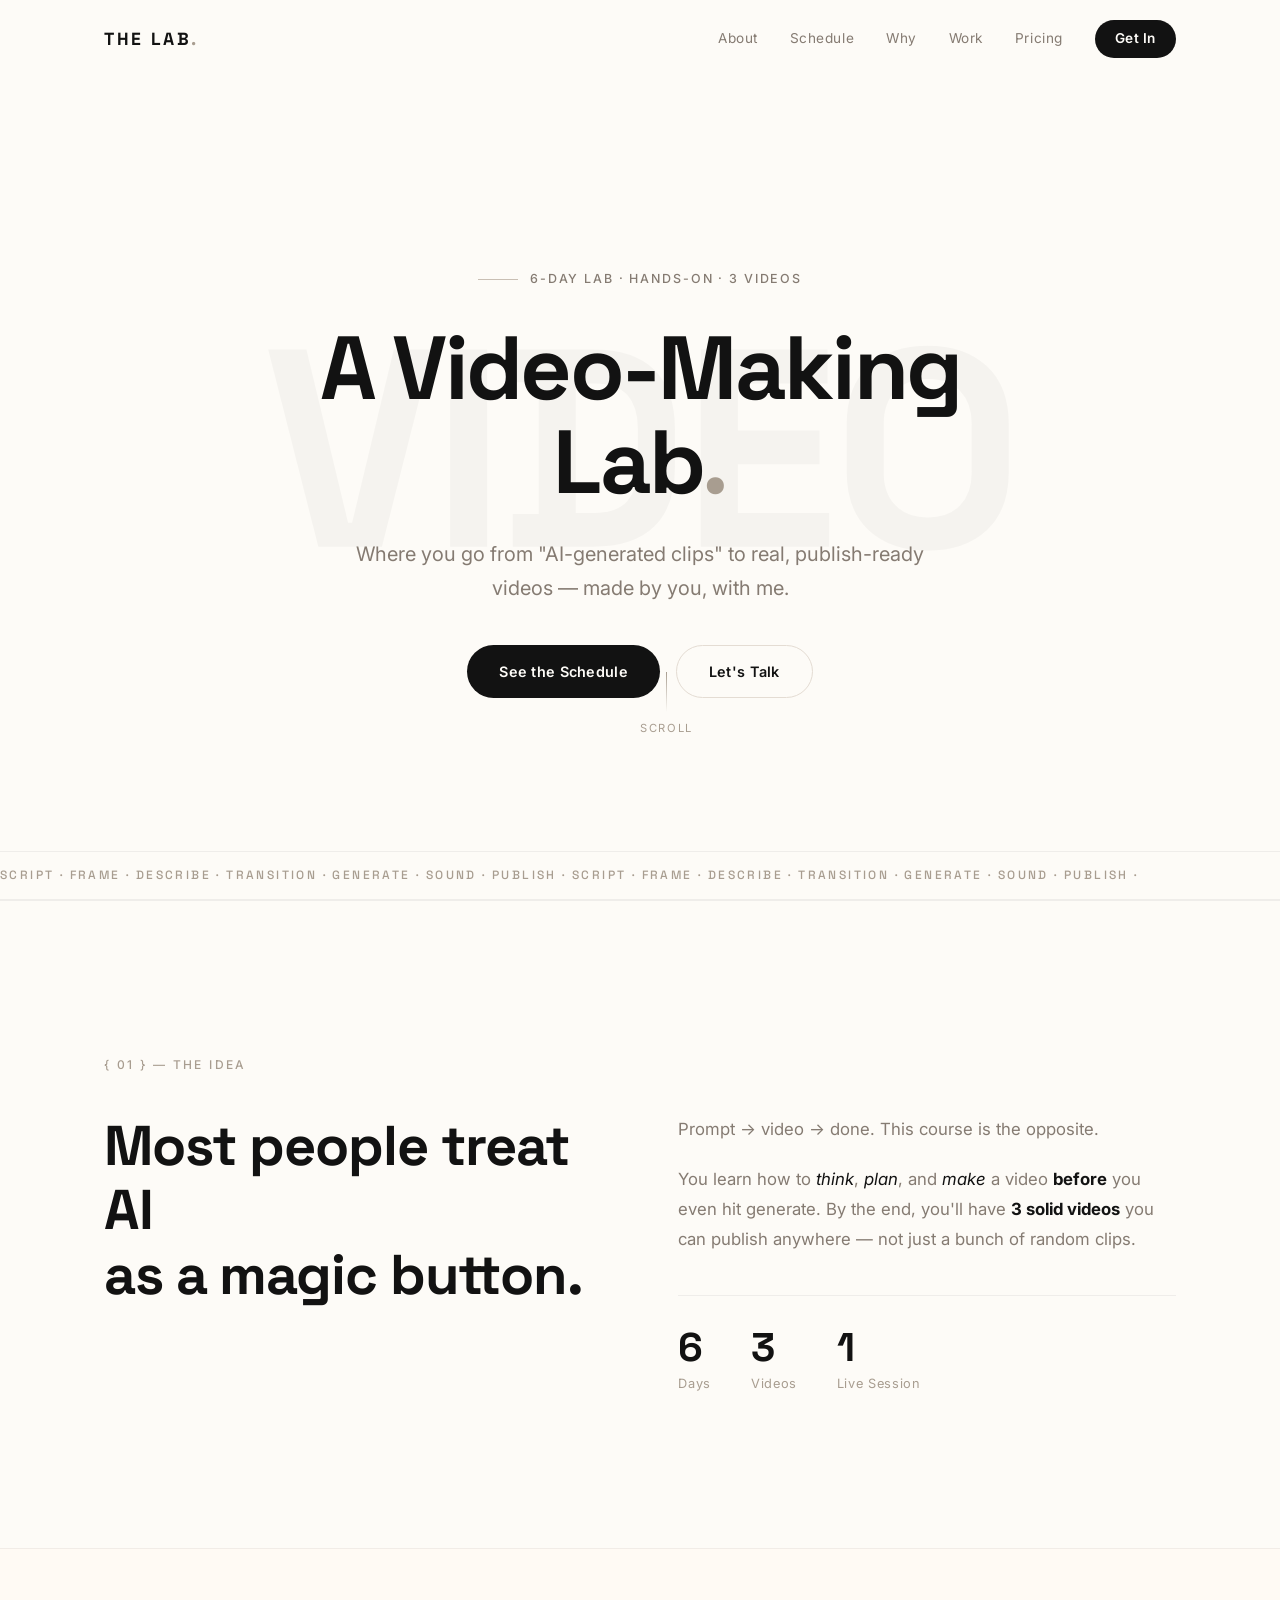
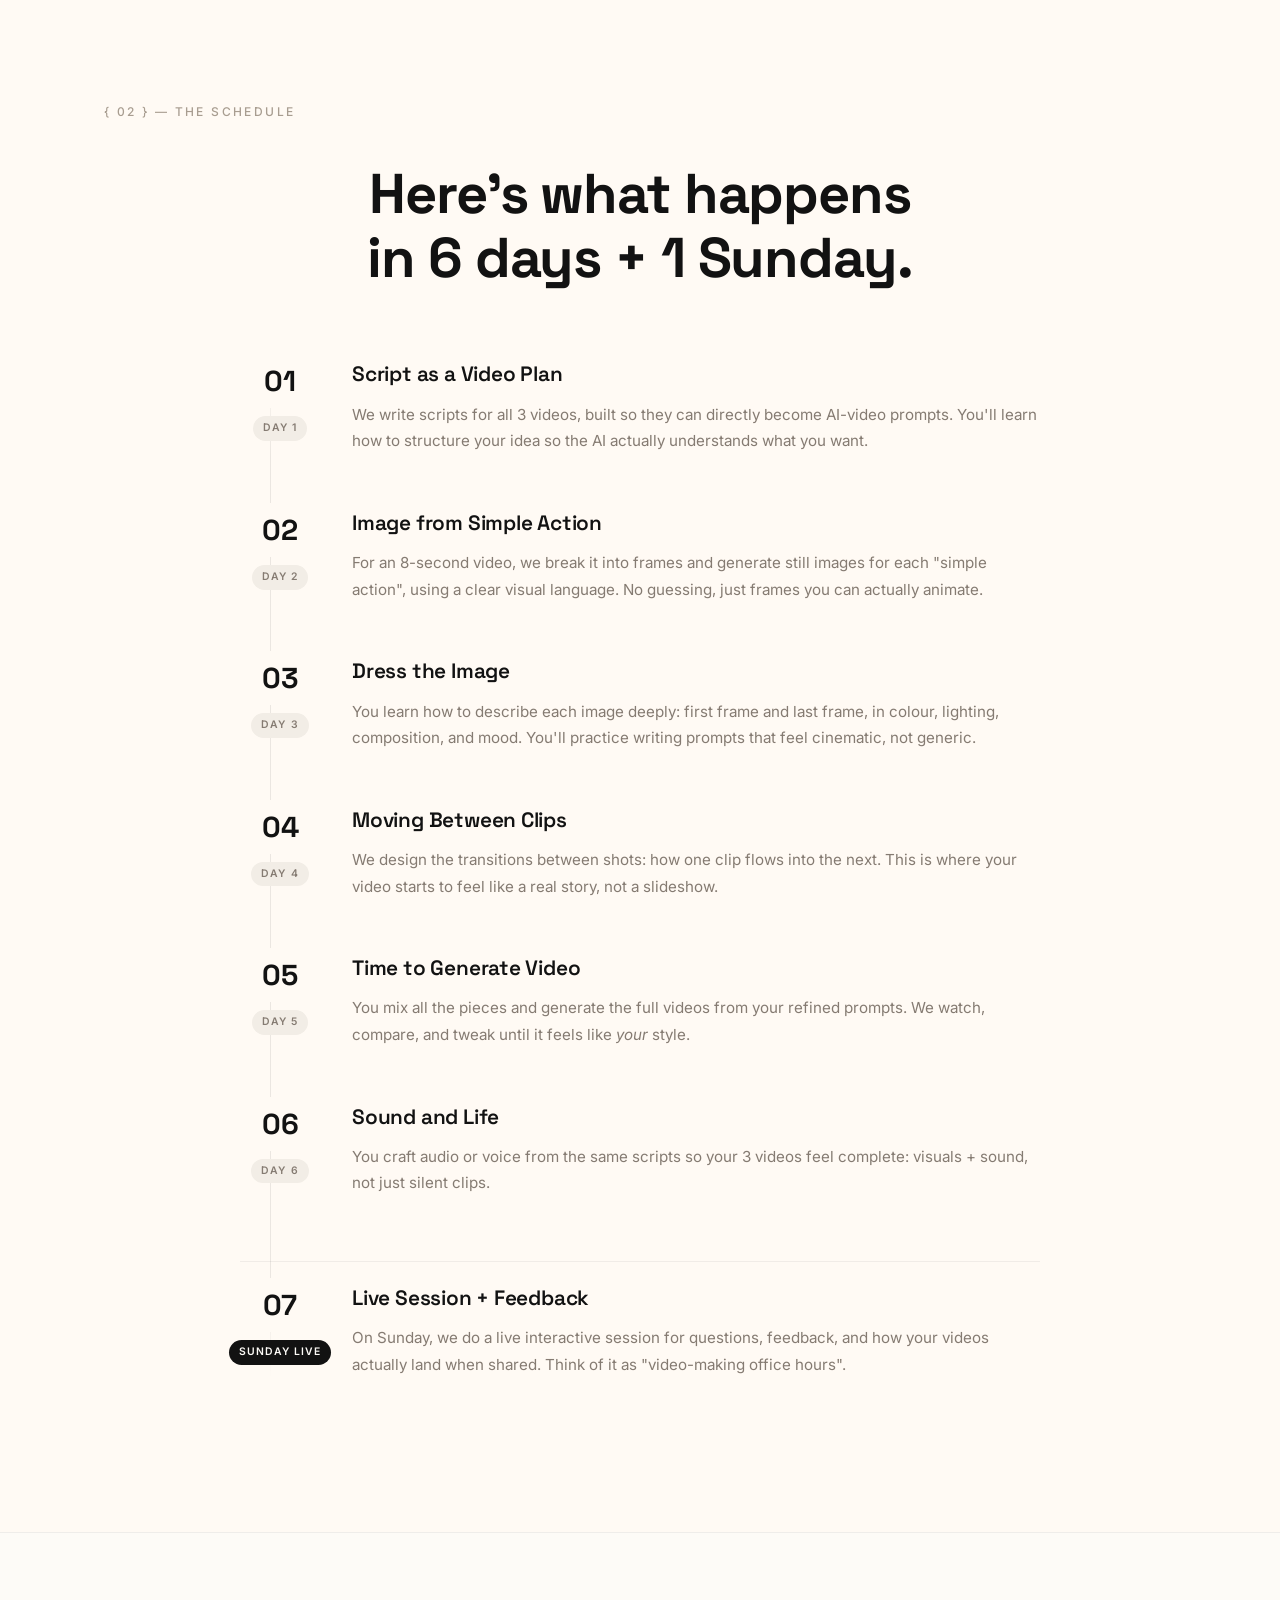
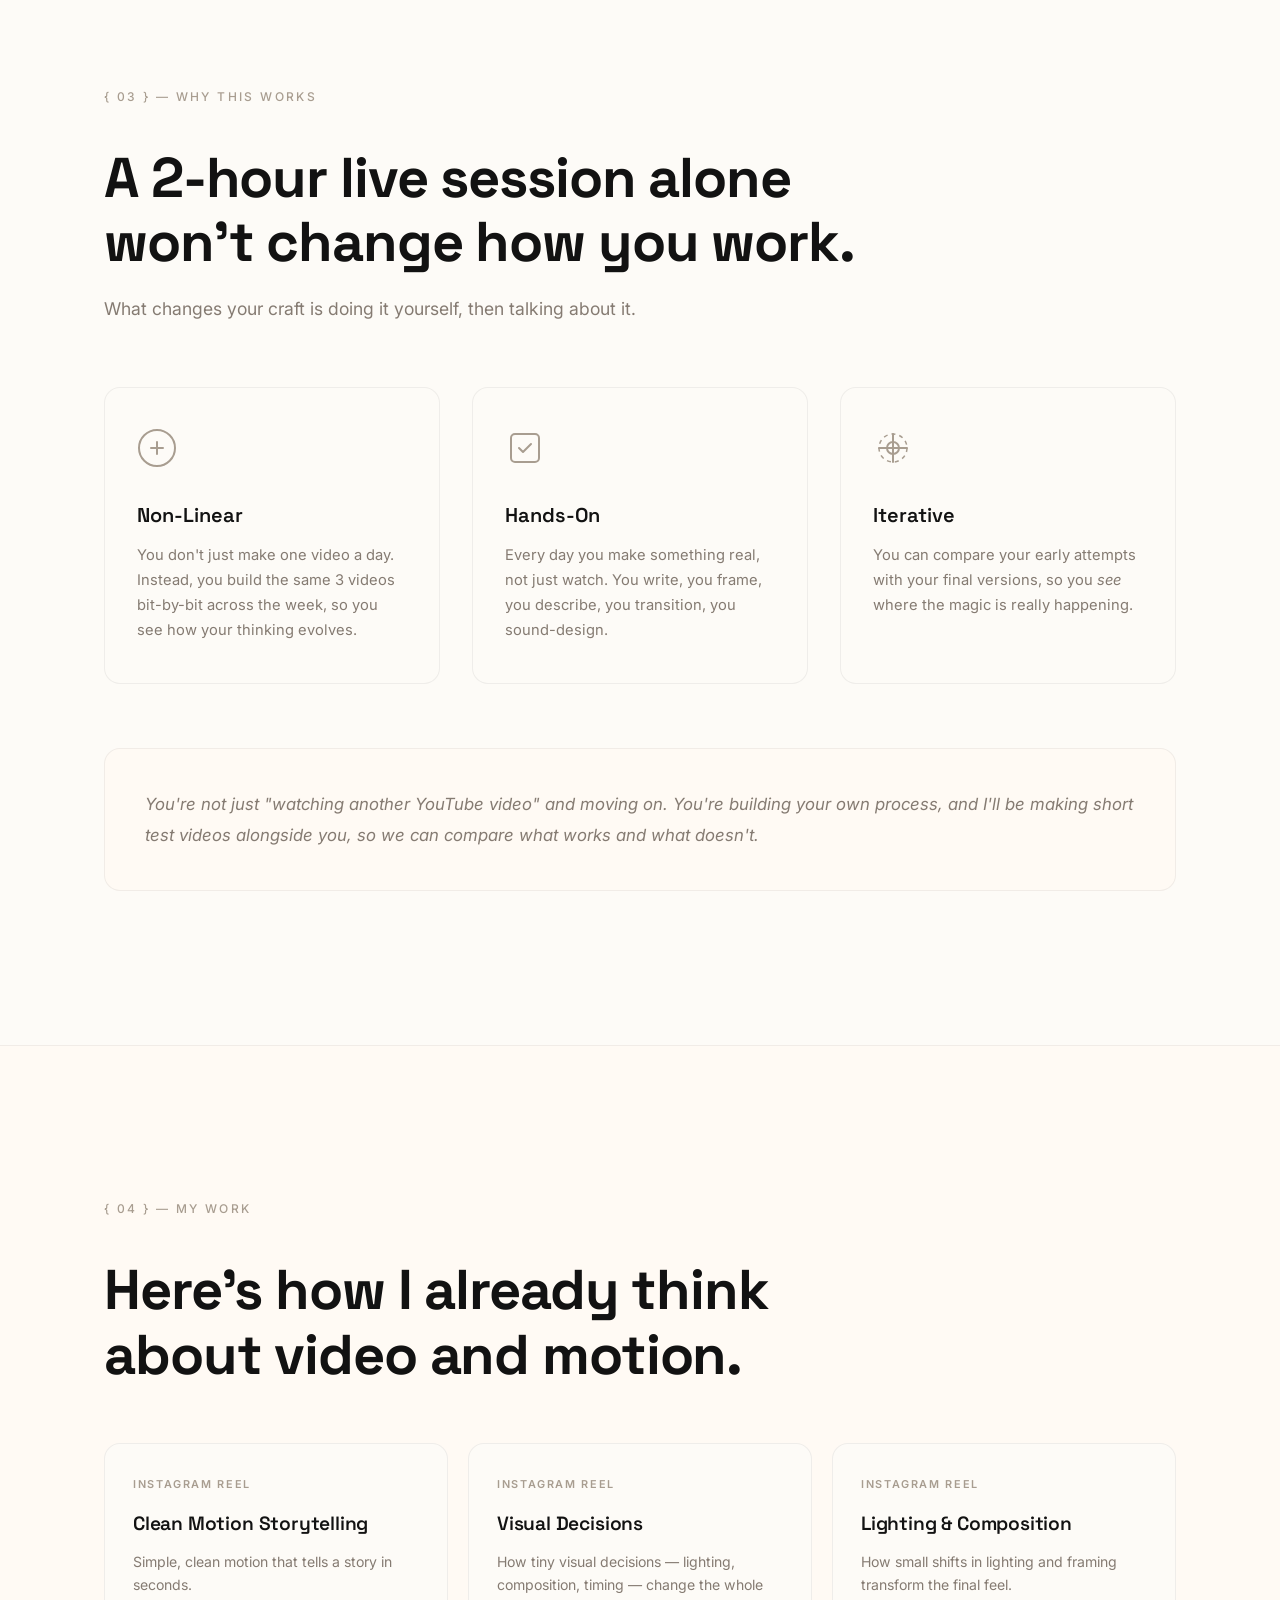
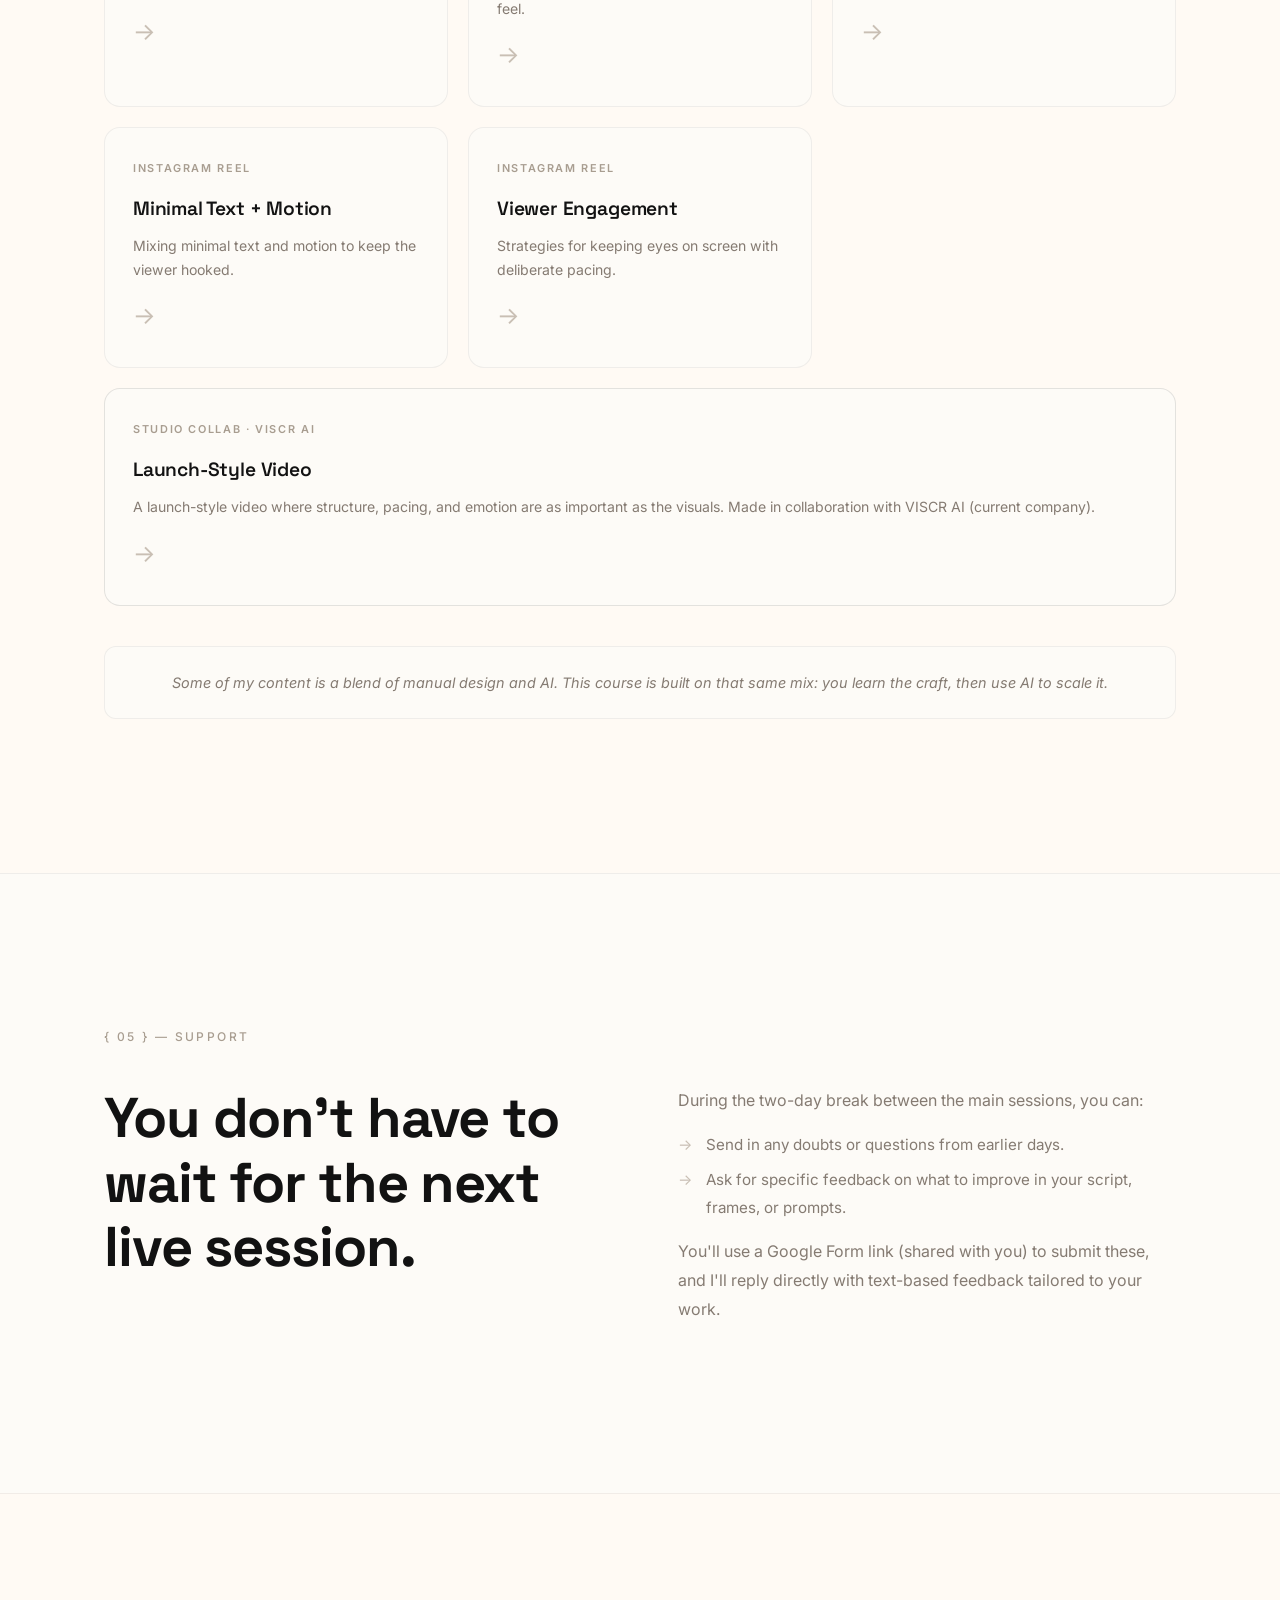
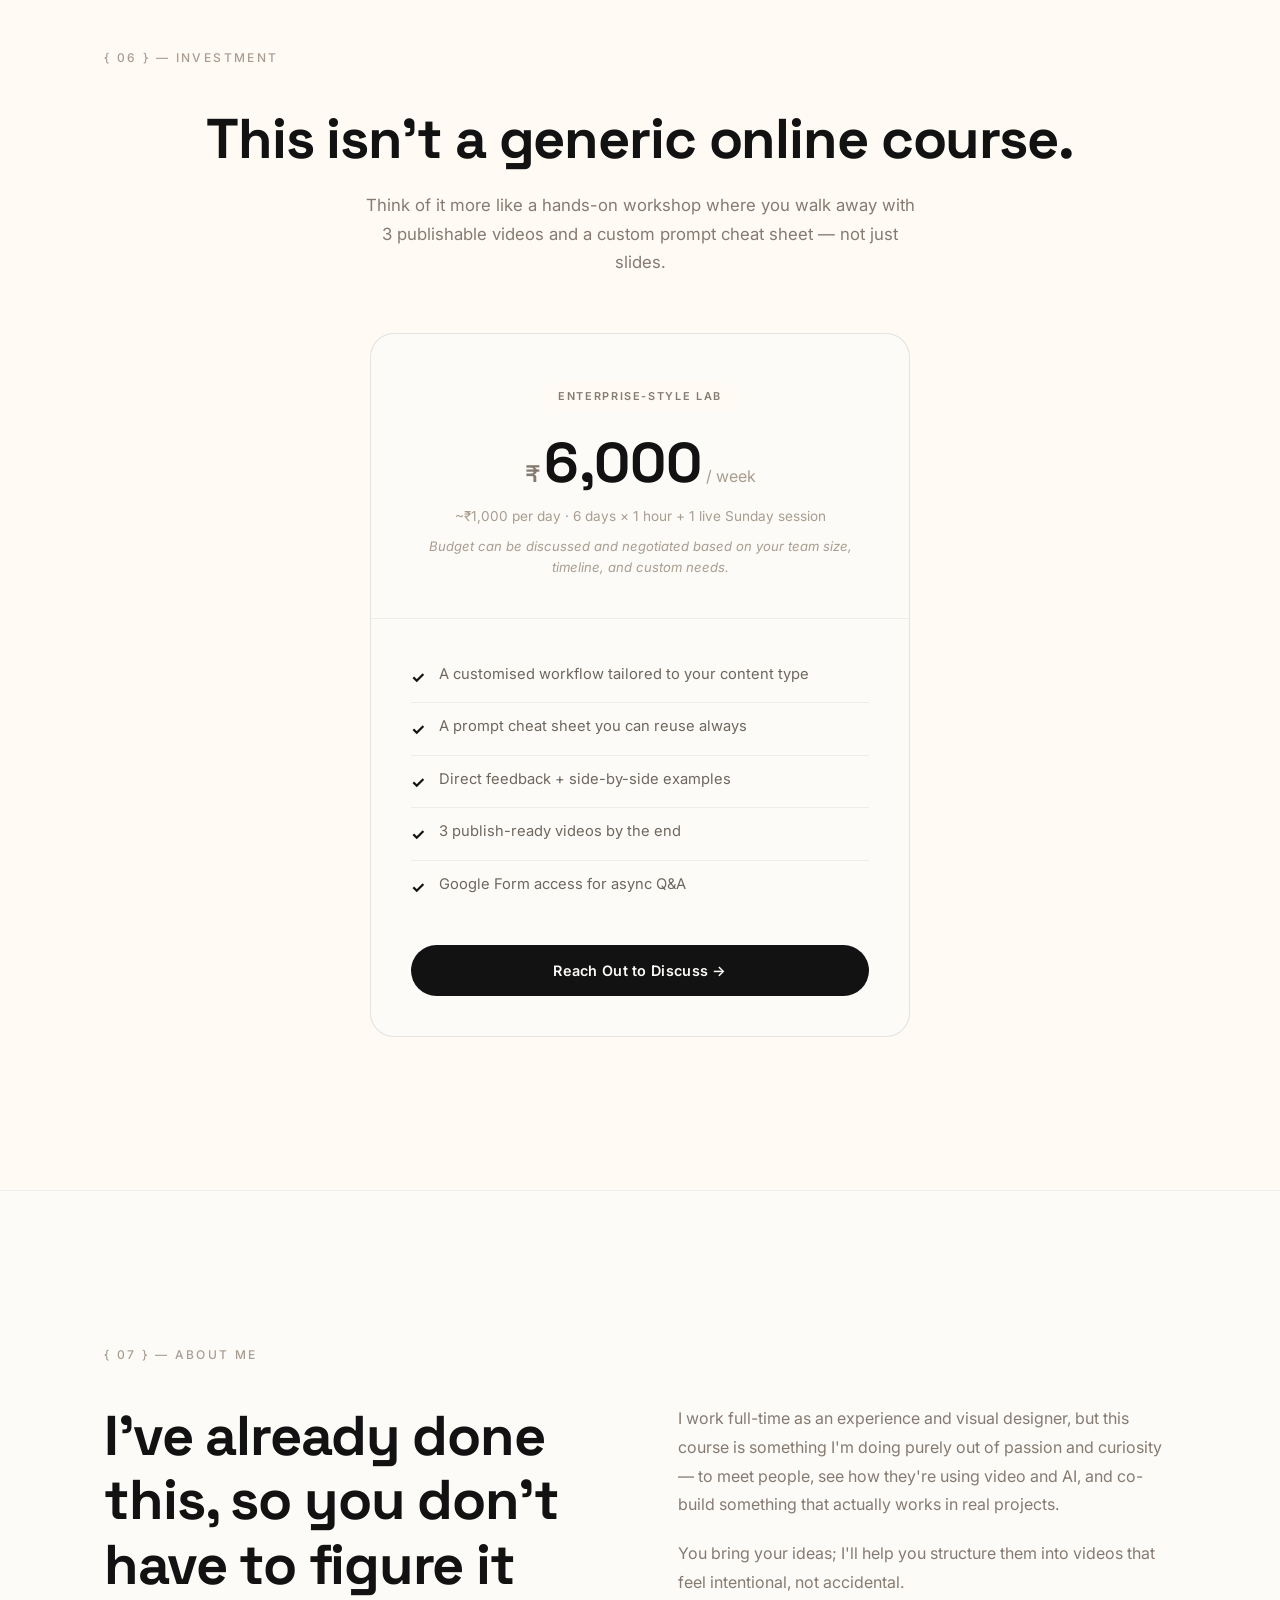
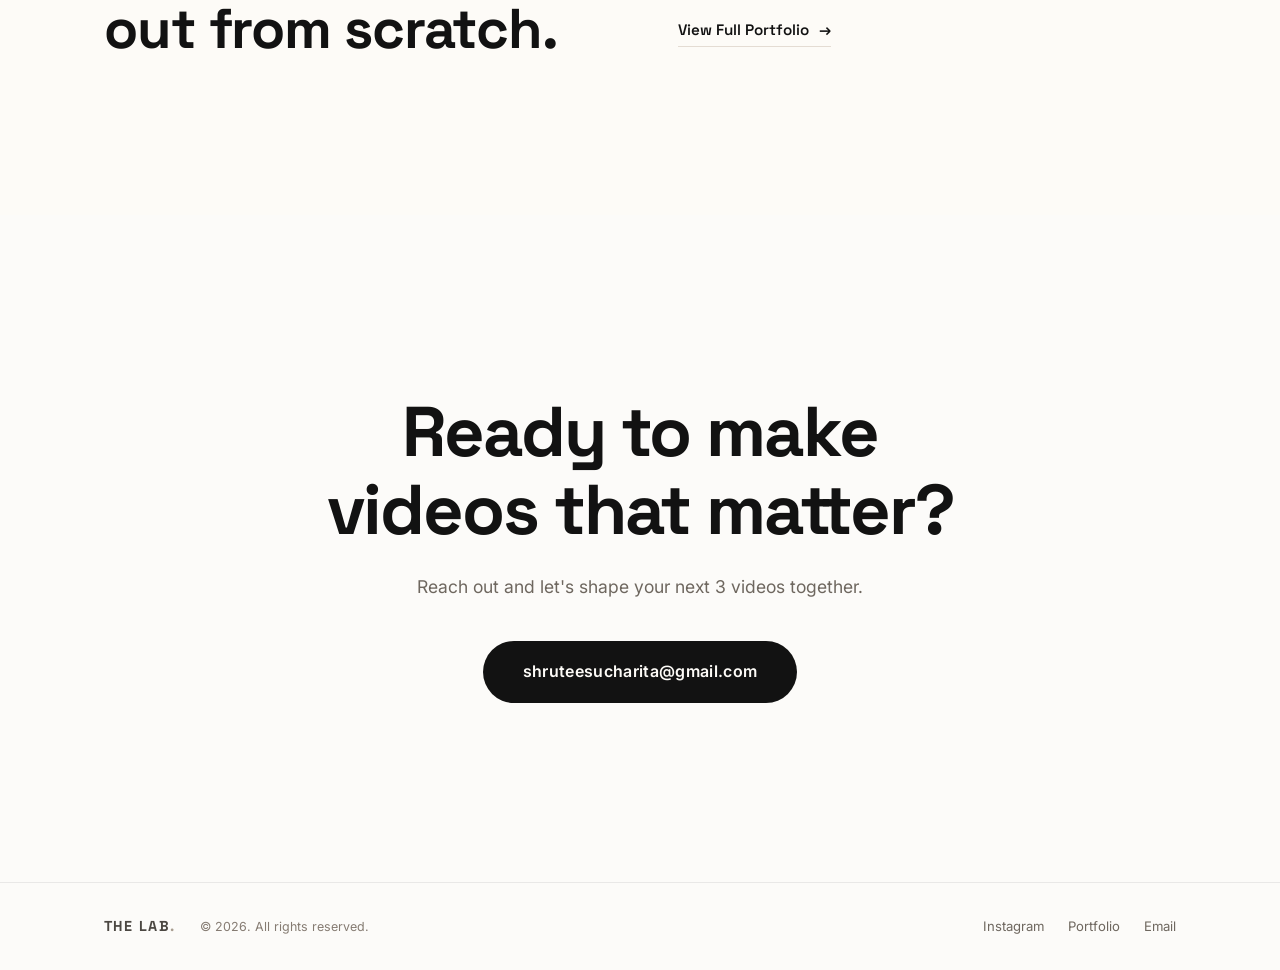
<file: index.html>
<!DOCTYPE html>
<html lang="en">
<head>
  <meta charset="UTF-8" />
  <meta name="viewport" content="width=device-width, initial-scale=1.0" />
  <title>6-Day Video-Making Lab — From AI Clips to Real Videos</title>
  <meta name="description" content="A 6-day hands-on video-making lab where you go from AI-generated clips to real, publish-ready videos. Learn scripting, framing, prompting, and sound design." />
  <meta name="keywords" content="AI video making, video course, prompt engineering, video editing, AI video lab" />
  <meta property="og:title" content="6-Day Video-Making Lab" />
  <meta property="og:description" content="Go from AI-generated clips to real, publish-ready videos — made by you, with me." />
  <meta property="og:type" content="website" />

  <link rel="preconnect" href="https://fonts.googleapis.com" />
  <link rel="preconnect" href="https://fonts.gstatic.com" crossorigin />
  <link href="https://fonts.googleapis.com/css2?family=Inter:wght@300;400;500;600;700;800;900&family=Space+Grotesk:wght@300;400;500;600;700&display=swap" rel="stylesheet" />

  <link rel="stylesheet" href="style.css" />
</head>
<body>
  <!-- Cursor follower -->
  <div class="cursor-glow" id="cursorGlow"></div>

  <!-- Navigation -->
  <nav class="nav" id="nav">
    <div class="nav-inner">
      <a href="#hero" class="nav-logo">THE LAB<span class="dot">.</span></a>
      <div class="nav-links" id="navLinks">
        <a href="#about" class="nav-link">About</a>
        <a href="#schedule" class="nav-link">Schedule</a>
        <a href="#why" class="nav-link">Why</a>
        <a href="#work" class="nav-link">Work</a>
        <a href="#pricing" class="nav-link">Pricing</a>
        <a href="#contact" class="nav-link nav-link--cta">Get In</a>
      </div>
      <button class="nav-toggle" id="navToggle" aria-label="Toggle menu">
        <span></span><span></span><span></span>
      </button>
    </div>
  </nav>

  <!-- HERO -->
  <section class="hero" id="hero">
    <div class="hero-bg-text" aria-hidden="true">VIDEO</div>
    <div class="hero-content">
      <div class="hero-label">
        <span class="hero-label-line"></span>
        <span>6-Day Lab &middot; Hands-On &middot; 3 Videos</span>
      </div>
      <h1 class="hero-title">
        <span class="hero-title-line" data-reveal>A Video-Making</span>
        <span class="hero-title-line" data-reveal>Lab<span class="dot">.</span></span>
      </h1>
      <p class="hero-sub" data-reveal>
        Where you go from "AI-generated clips" to real, publish-ready videos — made by you, with me.
      </p>
      <div class="hero-cta-row" data-reveal>
        <a href="#schedule" class="btn btn-primary">See the Schedule</a>
        <a href="#contact" class="btn btn-outline">Let's Talk</a>
      </div>
      <div class="hero-scroll-hint" data-reveal>
        <div class="scroll-line"></div>
        <span>Scroll</span>
      </div>
    </div>
    <div class="hero-marquee" aria-hidden="true">
      <div class="marquee-track">
        <span>SCRIPT &middot; FRAME &middot; DESCRIBE &middot; TRANSITION &middot; GENERATE &middot; SOUND &middot; PUBLISH &middot;&nbsp;</span>
        <span>SCRIPT &middot; FRAME &middot; DESCRIBE &middot; TRANSITION &middot; GENERATE &middot; SOUND &middot; PUBLISH &middot;&nbsp;</span>
      </div>
    </div>
  </section>

  <!-- ABOUT / IDEA -->
  <section class="section section--about" id="about">
    <div class="container">
      <div class="section-label" data-reveal>{ 01 } — THE IDEA</div>
      <div class="about-grid">
        <div class="about-left" data-reveal>
          <h2 class="section-heading">
            Most people treat AI<br/>as a magic button.
          </h2>
        </div>
        <div class="about-right" data-reveal>
          <p class="about-text">
            Prompt → video → done. This course is the opposite.
          </p>
          <p class="about-text">
            You learn how to <em>think</em>, <em>plan</em>, and <em>make</em> a video <strong>before</strong> you even hit generate. By the end, you'll have <strong>3 solid videos</strong> you can publish anywhere — not just a bunch of random clips.
          </p>
          <div class="about-stats">
            <div class="stat">
              <span class="stat-number">6</span>
              <span class="stat-label">Days</span>
            </div>
            <div class="stat">
              <span class="stat-number">3</span>
              <span class="stat-label">Videos</span>
            </div>
            <div class="stat">
              <span class="stat-number">1</span>
              <span class="stat-label">Live Session</span>
            </div>
          </div>
        </div>
      </div>
    </div>
  </section>

  <!-- SCHEDULE -->
  <section class="section section--schedule" id="schedule">
    <div class="container">
      <div class="section-label" data-reveal>{ 02 } — THE SCHEDULE</div>
      <h2 class="section-heading section-heading--center" data-reveal>
        Here's what happens<br/>in 6 days + 1 Sunday.
      </h2>

      <div class="timeline">
        <!-- Day 1 -->
        <div class="timeline-item" data-reveal>
          <div class="timeline-day">
            <span class="timeline-number">01</span>
            <span class="timeline-badge">Day 1</span>
          </div>
          <div class="timeline-content">
            <h3 class="timeline-title">Script as a Video Plan</h3>
            <p>We write scripts for all 3 videos, built so they can directly become AI-video prompts. You'll learn how to structure your idea so the AI actually understands what you want.</p>
          </div>
        </div>

        <!-- Day 2 -->
        <div class="timeline-item" data-reveal>
          <div class="timeline-day">
            <span class="timeline-number">02</span>
            <span class="timeline-badge">Day 2</span>
          </div>
          <div class="timeline-content">
            <h3 class="timeline-title">Image from Simple Action</h3>
            <p>For an 8-second video, we break it into frames and generate still images for each "simple action", using a clear visual language. No guessing, just frames you can actually animate.</p>
          </div>
        </div>

        <!-- Day 3 -->
        <div class="timeline-item" data-reveal>
          <div class="timeline-day">
            <span class="timeline-number">03</span>
            <span class="timeline-badge">Day 3</span>
          </div>
          <div class="timeline-content">
            <h3 class="timeline-title">Dress the Image</h3>
            <p>You learn how to describe each image deeply: first frame and last frame, in colour, lighting, composition, and mood. You'll practice writing prompts that feel cinematic, not generic.</p>
          </div>
        </div>

        <!-- Day 4 -->
        <div class="timeline-item" data-reveal>
          <div class="timeline-day">
            <span class="timeline-number">04</span>
            <span class="timeline-badge">Day 4</span>
          </div>
          <div class="timeline-content">
            <h3 class="timeline-title">Moving Between Clips</h3>
            <p>We design the transitions between shots: how one clip flows into the next. This is where your video starts to feel like a real story, not a slideshow.</p>
          </div>
        </div>

        <!-- Day 5 -->
        <div class="timeline-item" data-reveal>
          <div class="timeline-day">
            <span class="timeline-number">05</span>
            <span class="timeline-badge">Day 5</span>
          </div>
          <div class="timeline-content">
            <h3 class="timeline-title">Time to Generate Video</h3>
            <p>You mix all the pieces and generate the full videos from your refined prompts. We watch, compare, and tweak until it feels like <em>your</em> style.</p>
          </div>
        </div>

        <!-- Day 6 -->
        <div class="timeline-item" data-reveal>
          <div class="timeline-day">
            <span class="timeline-number">06</span>
            <span class="timeline-badge">Day 6</span>
          </div>
          <div class="timeline-content">
            <h3 class="timeline-title">Sound and Life</h3>
            <p>You craft audio or voice from the same scripts so your 3 videos feel complete: visuals + sound, not just silent clips.</p>
          </div>
        </div>

        <!-- Day 7 -->
        <div class="timeline-item timeline-item--special" data-reveal>
          <div class="timeline-day">
            <span class="timeline-number">07</span>
            <span class="timeline-badge timeline-badge--live">Sunday Live</span>
          </div>
          <div class="timeline-content">
            <h3 class="timeline-title">Live Session + Feedback</h3>
            <p>On Sunday, we do a live interactive session for questions, feedback, and how your videos actually land when shared. Think of it as "video-making office hours".</p>
          </div>
        </div>
      </div>
    </div>
  </section>

  <!-- WHY THIS STRUCTURE -->
  <section class="section section--why" id="why">
    <div class="container">
      <div class="section-label" data-reveal>{ 03 } — WHY THIS WORKS</div>
      <h2 class="section-heading" data-reveal>
        A 2-hour live session alone<br/>won't change how you work.
      </h2>
      <p class="why-sub" data-reveal>What changes your craft is doing it yourself, then talking about it.</p>

      <div class="pillars">
        <div class="pillar" data-reveal>
          <div class="pillar-icon">
            <svg width="40" height="40" viewBox="0 0 40 40" fill="none"><circle cx="20" cy="20" r="18" stroke="currentColor" stroke-width="2"/><path d="M14 20h12M20 14v12" stroke="currentColor" stroke-width="2" stroke-linecap="round"/></svg>
          </div>
          <h3 class="pillar-title">Non-Linear</h3>
          <p>You don't just make one video a day. Instead, you build the same 3 videos bit-by-bit across the week, so you see how your thinking evolves.</p>
        </div>
        <div class="pillar" data-reveal>
          <div class="pillar-icon">
            <svg width="40" height="40" viewBox="0 0 40 40" fill="none"><rect x="6" y="6" width="28" height="28" rx="4" stroke="currentColor" stroke-width="2"/><path d="M14 20l4 4 8-8" stroke="currentColor" stroke-width="2" stroke-linecap="round" stroke-linejoin="round"/></svg>
          </div>
          <h3 class="pillar-title">Hands-On</h3>
          <p>Every day you make something real, not just watch. You write, you frame, you describe, you transition, you sound-design.</p>
        </div>
        <div class="pillar" data-reveal>
          <div class="pillar-icon">
            <svg width="40" height="40" viewBox="0 0 40 40" fill="none"><path d="M20 6v28M6 20h28" stroke="currentColor" stroke-width="2" stroke-linecap="round"/><circle cx="20" cy="20" r="6" stroke="currentColor" stroke-width="2"/><circle cx="20" cy="20" r="14" stroke="currentColor" stroke-width="1.5" stroke-dasharray="4 4"/></svg>
          </div>
          <h3 class="pillar-title">Iterative</h3>
          <p>You can compare your early attempts with your final versions, so you <em>see</em> where the magic is really happening.</p>
        </div>
      </div>

      <div class="why-callout" data-reveal>
        <p>You're not just "watching another YouTube video" and moving on. You're building your own process, and I'll be making short test videos alongside you, so we can compare what works and what doesn't.</p>
      </div>
    </div>
  </section>

  <!-- WORK SHOWCASE -->
  <section class="section section--work" id="work">
    <div class="container">
      <div class="section-label" data-reveal>{ 04 } — MY WORK</div>
      <h2 class="section-heading" data-reveal>
        Here's how I already think<br/>about video and motion.
      </h2>

      <div class="work-grid">
        <a href="https://www.instagram.com/reel/DVmuWjBEiGb/?igsh=cHcwMTN2MHc5ampt" target="_blank" rel="noopener" class="work-card" data-reveal>
          <div class="work-card-inner">
            <span class="work-card-tag">Instagram Reel</span>
            <h3 class="work-card-title">Clean Motion Storytelling</h3>
            <p class="work-card-desc">Simple, clean motion that tells a story in seconds.</p>
            <span class="work-card-arrow">&rarr;</span>
          </div>
        </a>

        <a href="https://www.instagram.com/reel/DWCTuB2E6m1/?igsh=M2o4bnJ3dWloNDg=" target="_blank" rel="noopener" class="work-card" data-reveal>
          <div class="work-card-inner">
            <span class="work-card-tag">Instagram Reel</span>
            <h3 class="work-card-title">Visual Decisions</h3>
            <p class="work-card-desc">How tiny visual decisions — lighting, composition, timing — change the whole feel.</p>
            <span class="work-card-arrow">&rarr;</span>
          </div>
        </a>

        <a href="https://www.instagram.com/reel/DWF4QozkdoH/?igsh=M2IzNjB3dHY1cDNo" target="_blank" rel="noopener" class="work-card" data-reveal>
          <div class="work-card-inner">
            <span class="work-card-tag">Instagram Reel</span>
            <h3 class="work-card-title">Lighting & Composition</h3>
            <p class="work-card-desc">How small shifts in lighting and framing transform the final feel.</p>
            <span class="work-card-arrow">&rarr;</span>
          </div>
        </a>

        <a href="https://www.instagram.com/reel/DWIZVA-kXnc/?igsh=Zm40bDN6ZW00aDd2" target="_blank" rel="noopener" class="work-card" data-reveal>
          <div class="work-card-inner">
            <span class="work-card-tag">Instagram Reel</span>
            <h3 class="work-card-title">Minimal Text + Motion</h3>
            <p class="work-card-desc">Mixing minimal text and motion to keep the viewer hooked.</p>
            <span class="work-card-arrow">&rarr;</span>
          </div>
        </a>

        <a href="https://www.instagram.com/reel/DWLIvONEbCc/?igsh=MWR5cHdqbTE2bGM4aA==" target="_blank" rel="noopener" class="work-card" data-reveal>
          <div class="work-card-inner">
            <span class="work-card-tag">Instagram Reel</span>
            <h3 class="work-card-title">Viewer Engagement</h3>
            <p class="work-card-desc">Strategies for keeping eyes on screen with deliberate pacing.</p>
            <span class="work-card-arrow">&rarr;</span>
          </div>
        </a>

        <a href="https://youtu.be/U74VNhvDUB4?si=iOImMxklHm8IDE4T" target="_blank" rel="noopener" class="work-card work-card--featured" data-reveal>
          <div class="work-card-inner">
            <span class="work-card-tag">Studio Collab &middot; VISCR AI</span>
            <h3 class="work-card-title">Launch-Style Video</h3>
            <p class="work-card-desc">A launch-style video where structure, pacing, and emotion are as important as the visuals. Made in collaboration with VISCR AI (current company).</p>
            <span class="work-card-arrow">&rarr;</span>
          </div>
        </a>
      </div>

      <div class="work-note" data-reveal>
        <p>Some of my content is a blend of manual design and AI. This course is built on that same mix: you learn the craft, then use AI to scale it.</p>
      </div>
    </div>
  </section>

  <!-- DOUBTS & FEEDBACK -->
  <section class="section section--doubts" id="doubts">
    <div class="container">
      <div class="section-label" data-reveal>{ 05 } — SUPPORT</div>
      <div class="doubts-grid">
        <div class="doubts-left" data-reveal>
          <h2 class="section-heading">
            You don't have to wait for the next live session.
          </h2>
        </div>
        <div class="doubts-right" data-reveal>
          <p>During the two-day break between the main sessions, you can:</p>
          <ul class="doubts-list">
            <li>Send in any doubts or questions from earlier days.</li>
            <li>Ask for specific feedback on what to improve in your script, frames, or prompts.</li>
          </ul>
          <p>You'll use a Google Form link (shared with you) to submit these, and I'll reply directly with text-based feedback tailored to your work.</p>
        </div>
      </div>
    </div>
  </section>

  <!-- PRICING -->
  <section class="section section--pricing" id="pricing">
    <div class="container">
      <div class="section-label" data-reveal>{ 06 } — INVESTMENT</div>
      <h2 class="section-heading section-heading--center" data-reveal>
        This isn't a generic online course.
      </h2>
      <p class="pricing-sub" data-reveal>Think of it more like a hands-on workshop where you walk away with 3 publishable videos and a custom prompt cheat sheet — not just slides.</p>

      <div class="pricing-card" data-reveal>
        <div class="pricing-header">
          <span class="pricing-badge">Enterprise-Style Lab</span>
          <div class="pricing-amount">
            <span class="pricing-currency">₹</span>
            <span class="pricing-value">6,000</span>
            <span class="pricing-period">/ week</span>
          </div>
          <p class="pricing-note">~₹1,000 per day &middot; 6 days × 1 hour + 1 live Sunday session</p>
          <p class="pricing-negotiate">Budget can be discussed and negotiated based on your team size, timeline, and custom needs.</p>
        </div>
        <div class="pricing-features">
          <div class="pricing-feature">
            <span class="check-icon">✓</span>
            <span>A customised workflow tailored to your content type</span>
          </div>
          <div class="pricing-feature">
            <span class="check-icon">✓</span>
            <span>A prompt cheat sheet you can reuse always</span>
          </div>
          <div class="pricing-feature">
            <span class="check-icon">✓</span>
            <span>Direct feedback + side-by-side examples</span>
          </div>
          <div class="pricing-feature">
            <span class="check-icon">✓</span>
            <span>3 publish-ready videos by the end</span>
          </div>
          <div class="pricing-feature">
            <span class="check-icon">✓</span>
            <span>Google Form access for async Q&A</span>
          </div>
        </div>
        <a href="mailto:shruteesucharita@gmail.com?subject=Interested in the 6-Day Video Lab" class="btn btn-primary btn-full">Reach Out to Discuss →</a>
      </div>
    </div>
  </section>

  <!-- ABOUT ME -->
  <section class="section section--me" id="me">
    <div class="container">
      <div class="section-label" data-reveal>{ 07 } — ABOUT ME</div>
      <div class="me-grid">
        <div class="me-left" data-reveal>
          <h2 class="section-heading">
            I've already done this, so you don't have to figure it out from scratch.
          </h2>
        </div>
        <div class="me-right" data-reveal>
          <p>I work full-time as an experience and visual designer, but this course is something I'm doing purely out of passion and curiosity — to meet people, see how they're using video and AI, and co-build something that actually works in real projects.</p>
          <p>You bring your ideas; I'll help you structure them into videos that feel intentional, not accidental.</p>
          <a href="https://shruteedesignsforyou.framer.website" target="_blank" rel="noopener" class="portfolio-link">
            <span>View Full Portfolio</span>
            <span class="portfolio-arrow">&rarr;</span>
          </a>
        </div>
      </div>
    </div>
  </section>

  <!-- CONTACT / CTA -->
  <section class="section section--contact" id="contact">
    <div class="container">
      <div class="contact-block" data-reveal>
        <h2 class="contact-heading">Ready to make<br/>videos that matter?</h2>
        <p class="contact-sub">Reach out and let's shape your next 3 videos together.</p>
        <a href="mailto:shruteesucharita@gmail.com?subject=Interested in the 6-Day Video Lab" class="btn btn-primary btn-lg">shruteesucharita@gmail.com</a>
      </div>
    </div>
  </section>

  <!-- FOOTER -->
  <footer class="footer">
    <div class="container footer-inner">
      <div class="footer-left">
        <span class="footer-logo">THE LAB<span class="dot">.</span></span>
        <span class="footer-copy">&copy; 2026. All rights reserved.</span>
      </div>
      <div class="footer-right">
        <a href="https://www.instagram.com/reel/DVmuWjBEiGb/?igsh=cHcwMTN2MHc5ampt" target="_blank" rel="noopener">Instagram</a>
        <a href="https://shruteedesignsforyou.framer.website" target="_blank" rel="noopener">Portfolio</a>
        <a href="mailto:shruteesucharita@gmail.com">Email</a>
      </div>
    </div>
  </footer>

  <script src="script.js"></script>
</body>
</html>
</file>
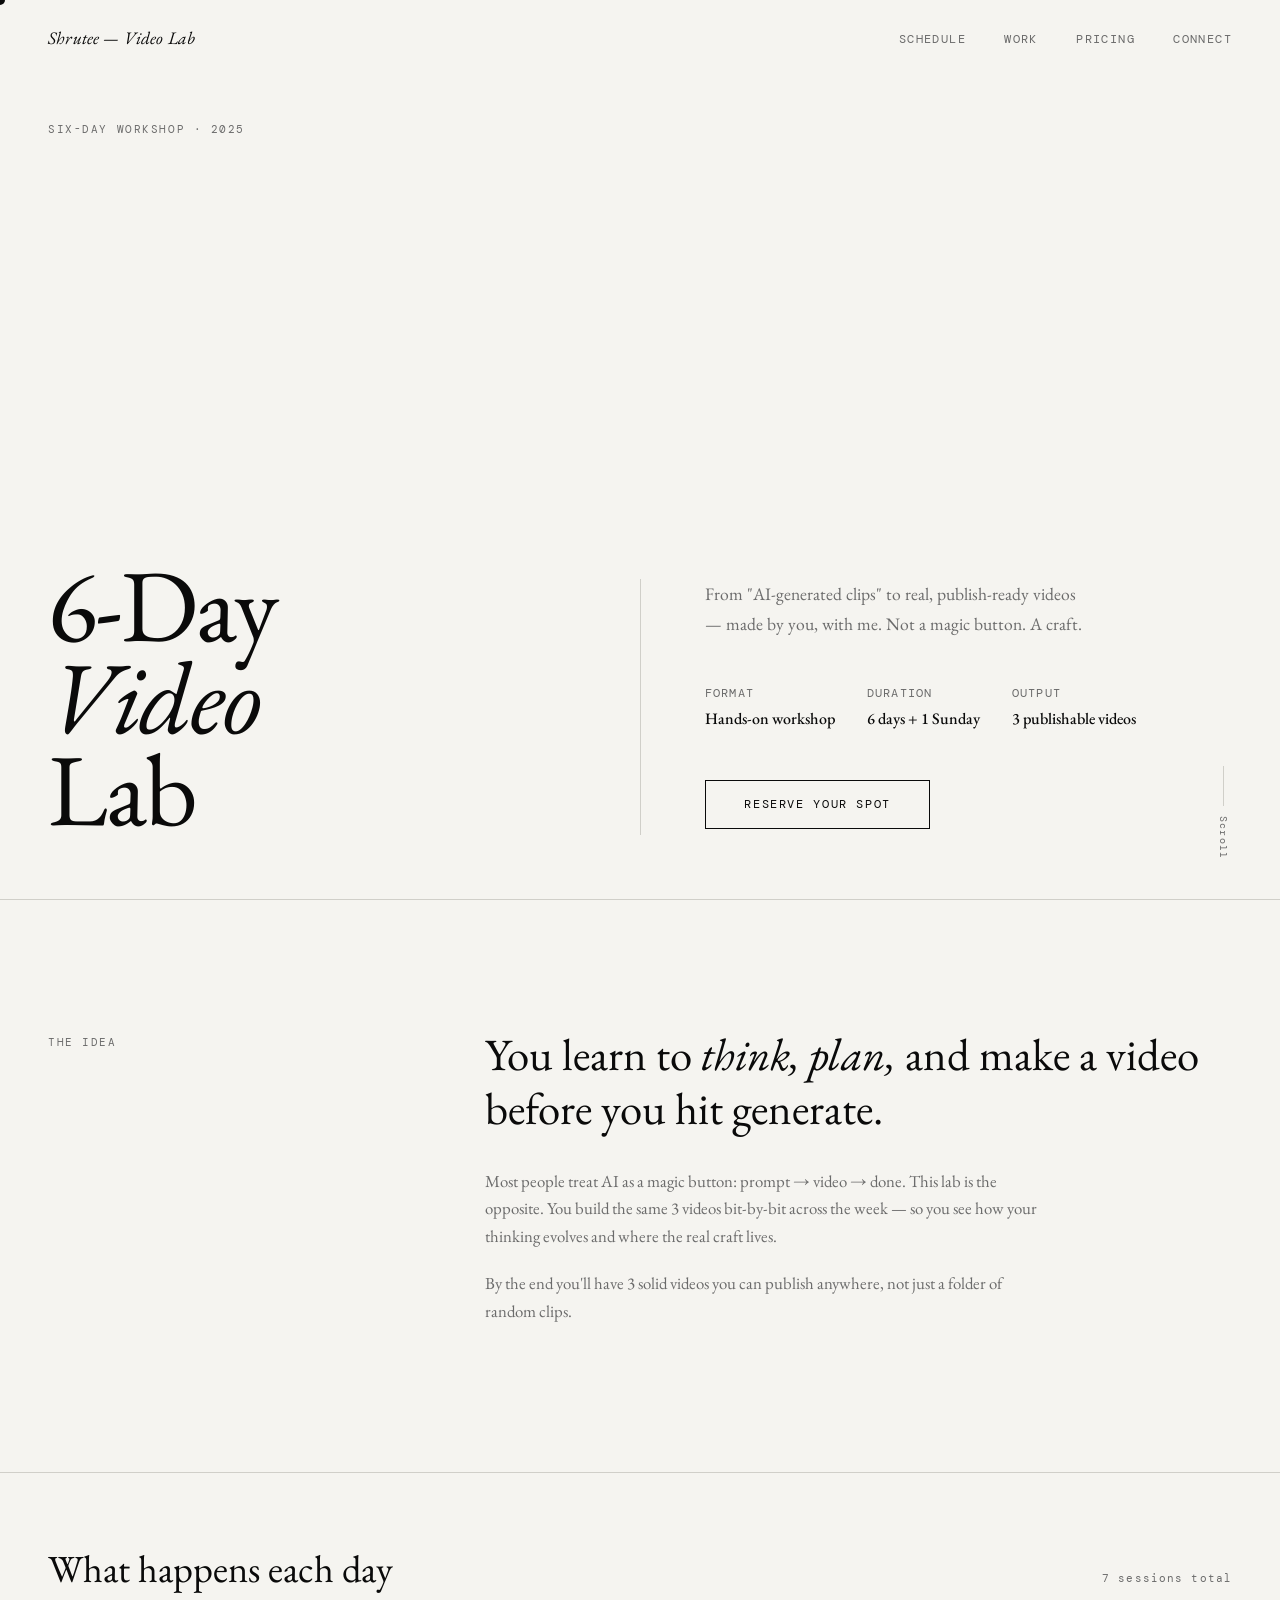
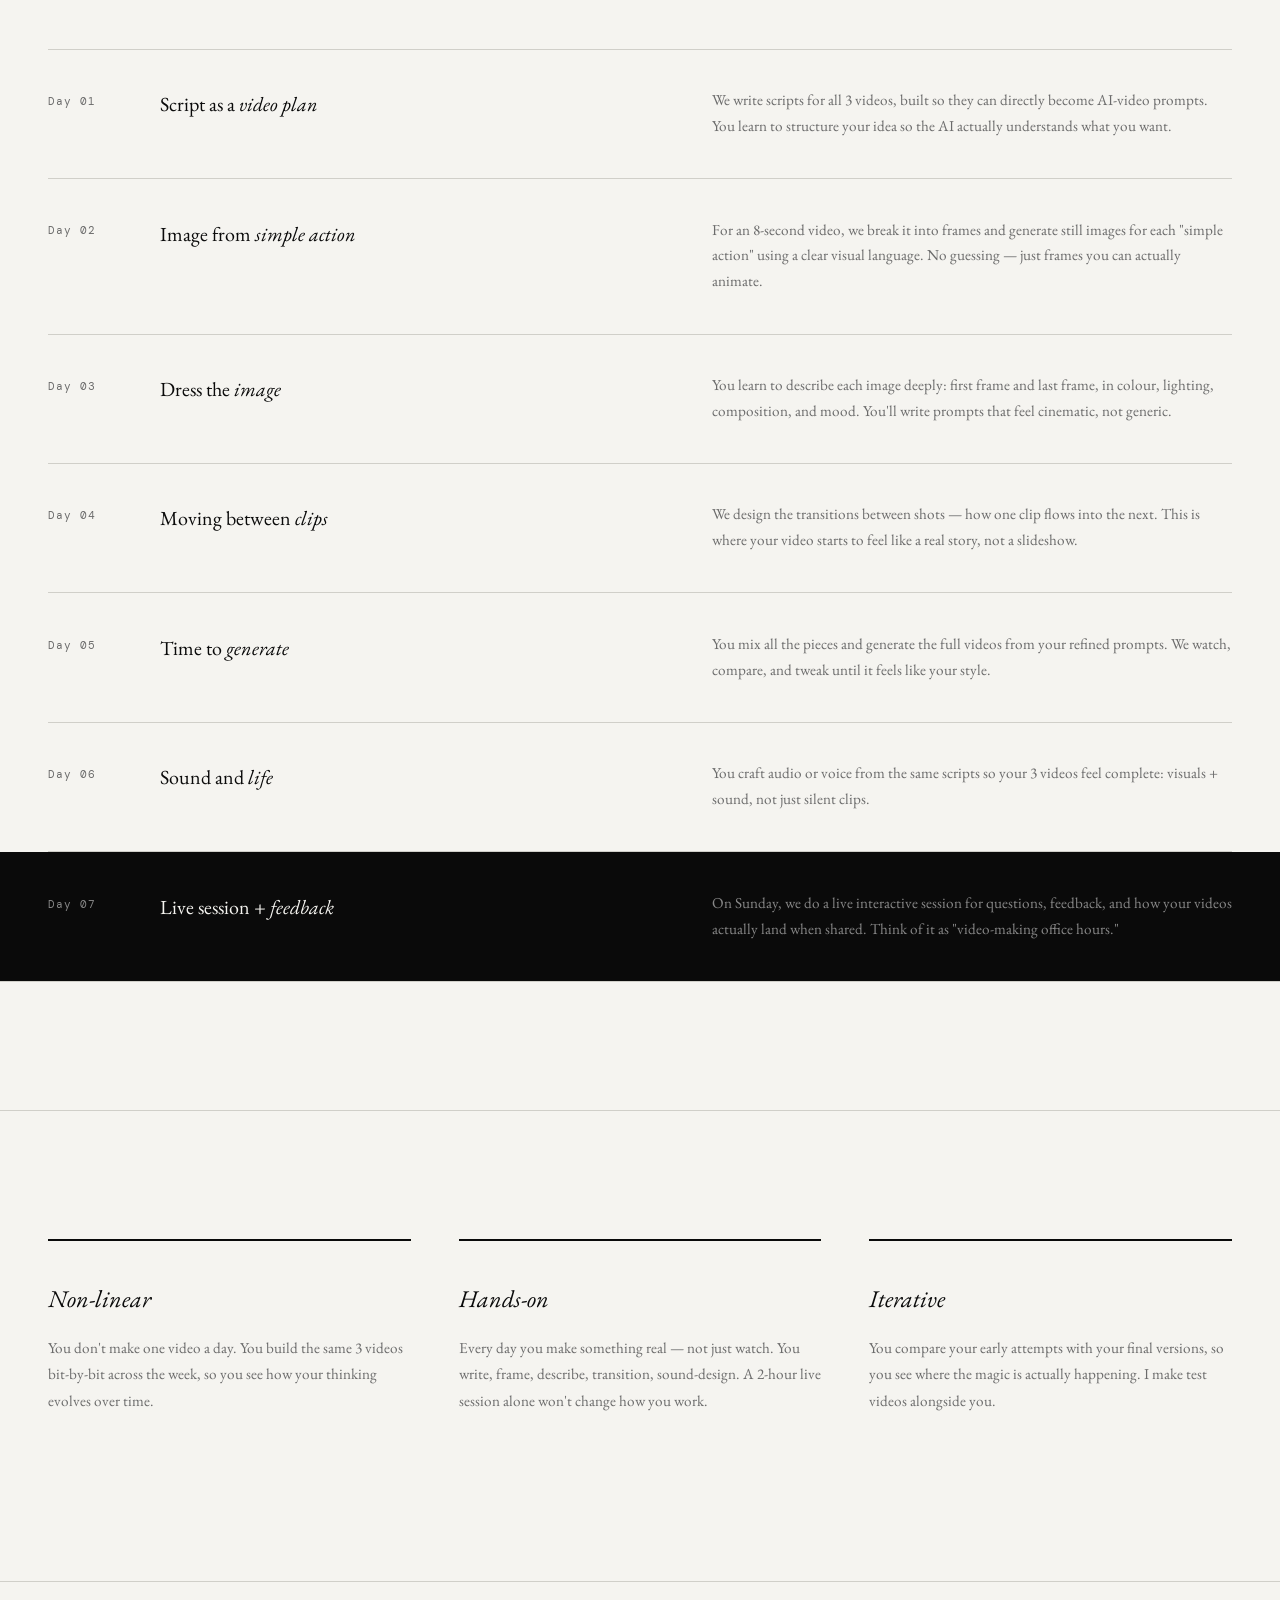
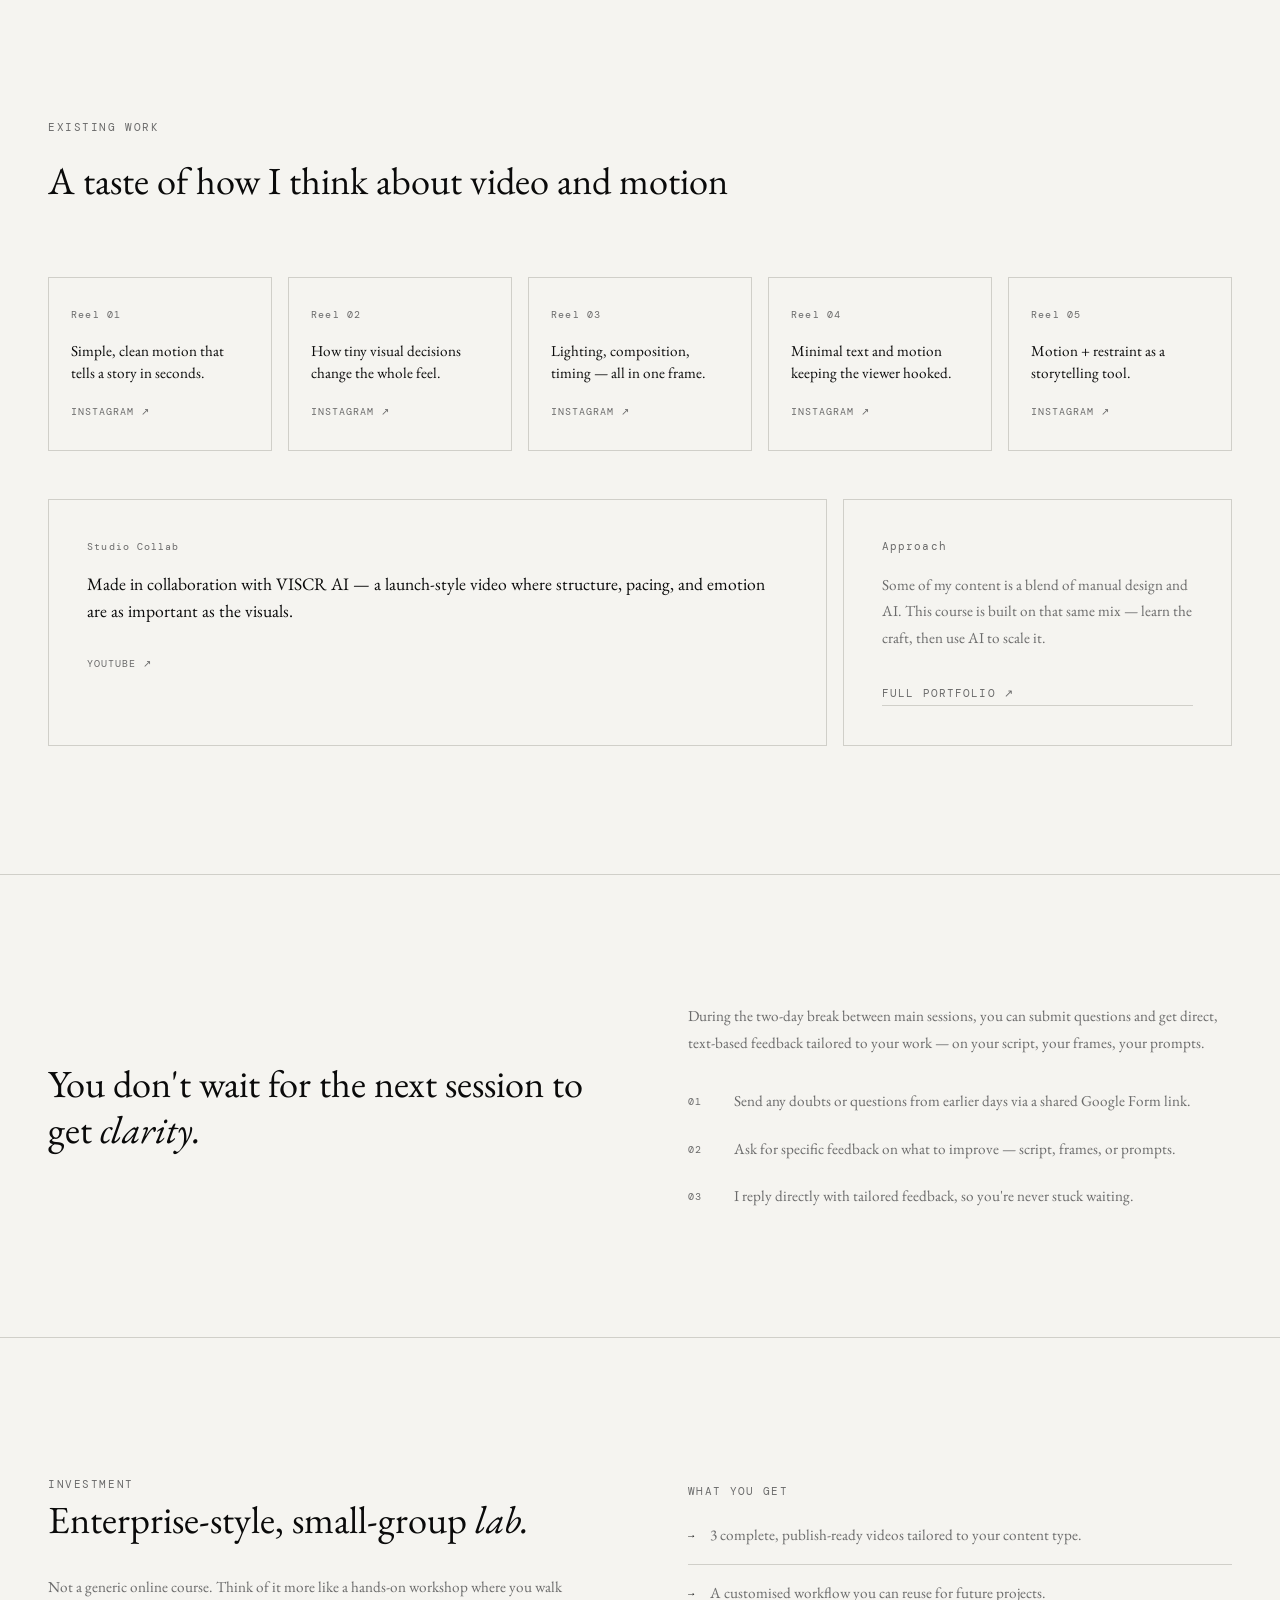
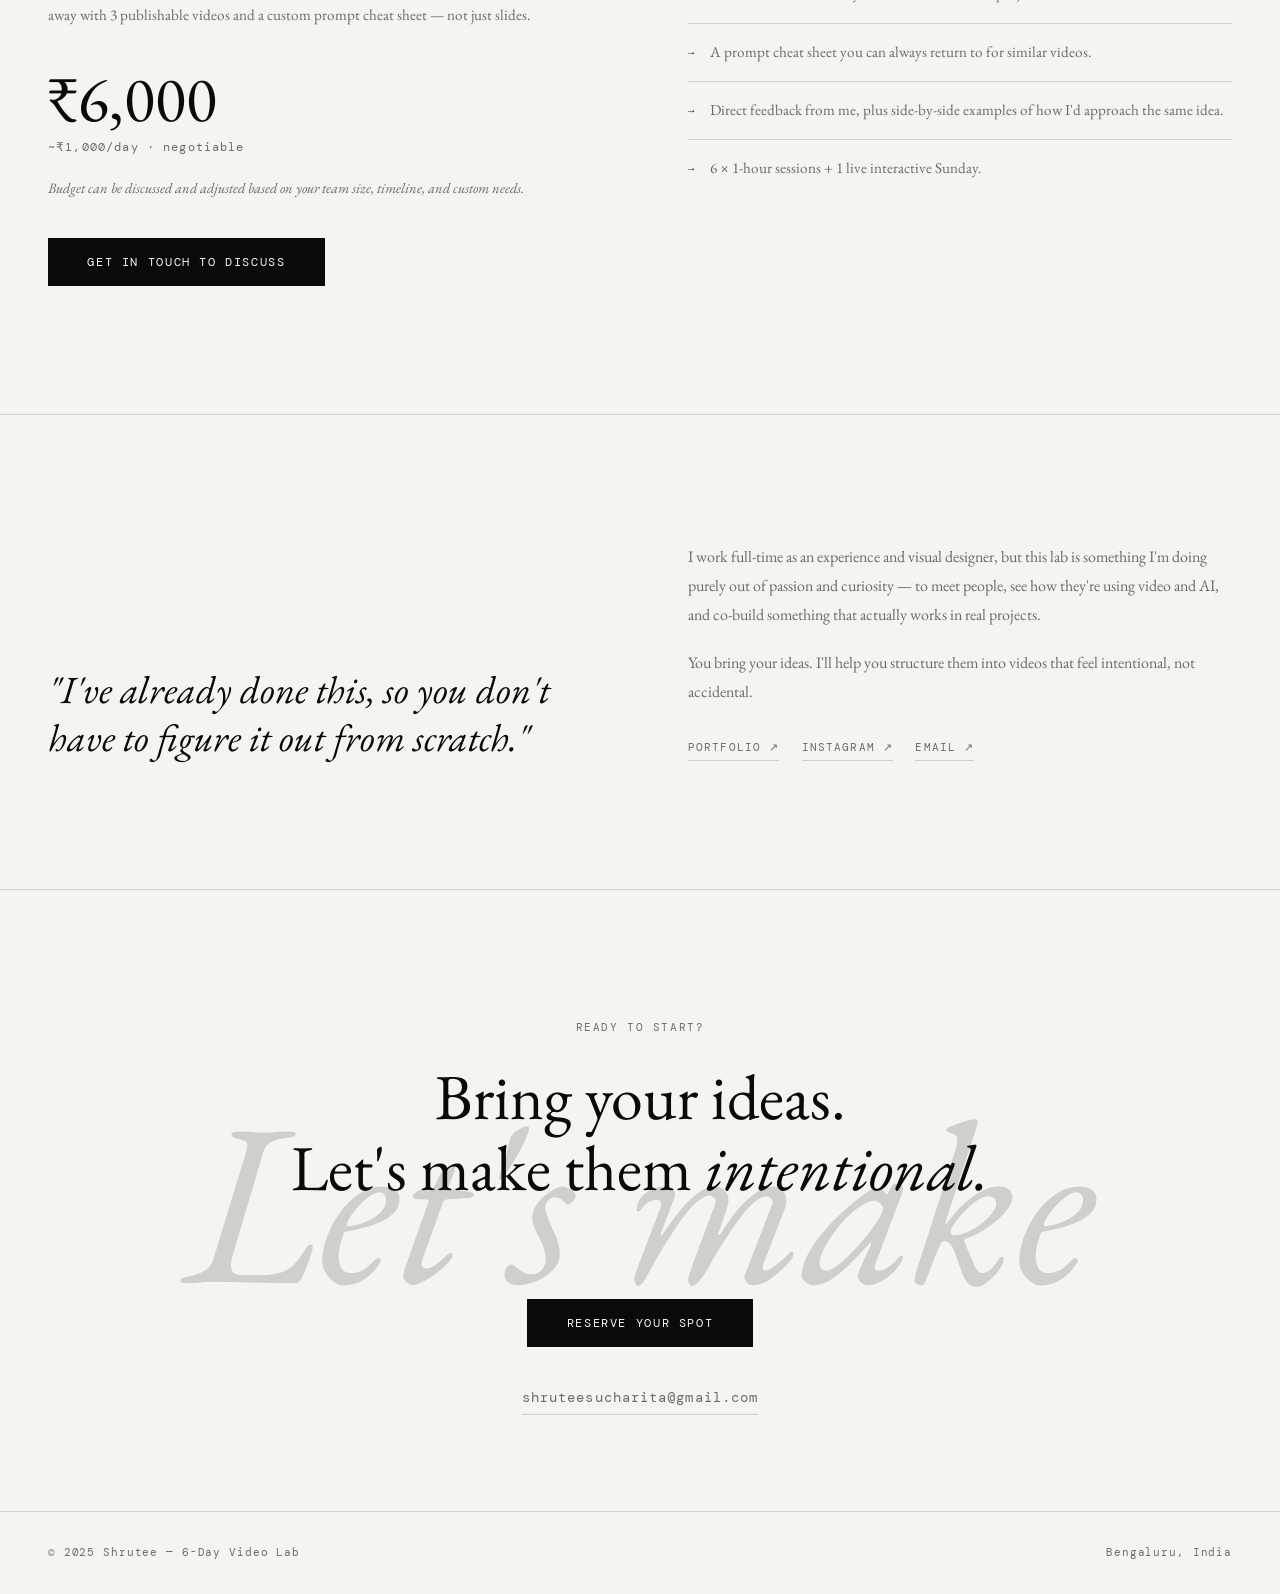
<file: index (3).html>
<!DOCTYPE html>
<html lang="en">
<head>
  <meta charset="UTF-8" />
  <meta name="viewport" content="width=device-width, initial-scale=1.0" />
  <title>6-Day Video Lab — Shrutee</title>
  <link rel="preconnect" href="https://fonts.googleapis.com" />
  <link href="https://fonts.googleapis.com/css2?family=EB+Garamond:ital,wght@0,400;0,500;0,700;1,400;1,500&family=DM+Mono:wght@300;400;500&display=swap" rel="stylesheet" />
  <style>
    *, *::before, *::after { box-sizing: border-box; margin: 0; padding: 0; }

    :root {
      --black: #0a0a0a;
      --white: #f5f4f0;
      --mid: #6b6b6b;
      --rule: #d0cfc9;
      --serif: 'EB Garamond', Georgia, serif;
      --mono: 'DM Mono', monospace;
    }

    html { scroll-behavior: smooth; }

    body {
      background: var(--white);
      color: var(--black);
      font-family: var(--serif);
      font-size: 18px;
      line-height: 1.65;
      cursor: none;
      overflow-x: hidden;
    }

    /* ── Custom cursor ── */
    #cursor {
      width: 10px; height: 10px;
      background: var(--black);
      border-radius: 50%;
      position: fixed; top: 0; left: 0;
      pointer-events: none;
      z-index: 9999;
      transition: transform 0.15s ease, background 0.2s;
      transform: translate(-50%, -50%);
    }
    #cursor.hover { transform: translate(-50%, -50%) scale(3.5); background: var(--black); mix-blend-mode: difference; }

    /* ── Nav ── */
    nav {
      position: fixed; top: 0; left: 0; right: 0;
      z-index: 100;
      display: flex; justify-content: space-between; align-items: center;
      padding: 1.4rem 3rem;
      border-bottom: 1px solid transparent;
      transition: border-color 0.3s, background 0.3s;
    }
    nav.scrolled { border-color: var(--rule); background: rgba(245,244,240,0.92); backdrop-filter: blur(8px); }
    .nav-logo { font-family: var(--serif); font-style: italic; font-size: 1.1rem; letter-spacing: 0.01em; }
    .nav-links { display: flex; gap: 2.4rem; list-style: none; }
    .nav-links a { font-family: var(--mono); font-size: 0.72rem; letter-spacing: 0.12em; text-transform: uppercase; text-decoration: none; color: var(--mid); transition: color 0.2s; }
    .nav-links a:hover { color: var(--black); }

    /* ── Hero ── */
    #hero {
      min-height: 100vh;
      display: grid;
      grid-template-columns: 1fr 1fr;
      align-items: end;
      padding: 0 3rem 4rem;
      position: relative;
      border-bottom: 1px solid var(--rule);
    }
    .hero-tag {
      font-family: var(--mono);
      font-size: 0.7rem;
      letter-spacing: 0.14em;
      text-transform: uppercase;
      color: var(--mid);
      position: absolute;
      top: 7.5rem; left: 3rem;
      opacity: 0;
      animation: fadeUp 0.8s 0.2s forwards;
    }
    .hero-left { align-self: end; }
    .hero-headline {
      font-size: clamp(3.8rem, 8vw, 8rem);
      font-weight: 400;
      line-height: 0.9;
      letter-spacing: -0.02em;
      opacity: 0;
      animation: fadeUp 0.9s 0.4s forwards;
    }
    .hero-headline em { font-style: italic; }
    .hero-right {
      padding-left: 4rem;
      padding-bottom: 0.4rem;
      border-left: 1px solid var(--rule);
      opacity: 0;
      animation: fadeUp 0.9s 0.6s forwards;
    }
    .hero-sub {
      font-size: 1.1rem;
      color: var(--mid);
      max-width: 380px;
      margin-bottom: 2.8rem;
      line-height: 1.7;
    }
    .hero-meta {
      font-family: var(--mono);
      font-size: 0.72rem;
      letter-spacing: 0.1em;
      text-transform: uppercase;
      display: flex; gap: 2rem;
    }
    .hero-meta span { color: var(--mid); }
    .hero-meta strong { color: var(--black); display: block; font-weight: 500; font-size: 1rem; font-family: var(--serif); text-transform: none; letter-spacing: 0; margin-top: 0.2rem; }

    .cta-btn {
      display: inline-block;
      margin-top: 3rem;
      padding: 0.85rem 2.4rem;
      border: 1px solid var(--black);
      font-family: var(--mono);
      font-size: 0.72rem;
      letter-spacing: 0.14em;
      text-transform: uppercase;
      text-decoration: none;
      color: var(--black);
      background: transparent;
      transition: background 0.25s, color 0.25s;
    }
    .cta-btn:hover { background: var(--black); color: var(--white); }
    .cta-btn.solid { background: var(--black); color: var(--white); }
    .cta-btn.solid:hover { background: transparent; color: var(--black); }

    .scroll-indicator {
      position: absolute;
      bottom: 2.5rem; right: 3rem;
      font-family: var(--mono);
      font-size: 0.65rem;
      letter-spacing: 0.12em;
      color: var(--mid);
      writing-mode: vertical-rl;
      opacity: 0;
      animation: fadeUp 0.8s 1.2s forwards;
      display: flex; align-items: center; gap: 0.6rem;
    }
    .scroll-indicator::before {
      content: '';
      display: block;
      width: 1px;
      height: 40px;
      background: var(--rule);
    }

    /* ── Idea section ── */
    #idea {
      padding: 8rem 3rem;
      display: grid;
      grid-template-columns: 1fr 2fr;
      gap: 4rem;
      border-bottom: 1px solid var(--rule);
    }
    .section-label {
      font-family: var(--mono);
      font-size: 0.7rem;
      letter-spacing: 0.14em;
      text-transform: uppercase;
      color: var(--mid);
      padding-top: 0.3rem;
    }
    .idea-text h2 {
      font-size: clamp(2rem, 3.5vw, 3rem);
      font-weight: 400;
      line-height: 1.2;
      margin-bottom: 2rem;
    }
    .idea-text h2 em { font-style: italic; }
    .idea-text p { color: var(--mid); max-width: 560px; margin-bottom: 1.2rem; font-size: 1.05rem; }

    /* ── Days / Schedule ── */
    #schedule {
      padding: 0 3rem 8rem;
      border-bottom: 1px solid var(--rule);
    }
    .schedule-header {
      display: flex;
      justify-content: space-between;
      align-items: baseline;
      padding: 4rem 0 3rem;
      border-bottom: 1px solid var(--rule);
      margin-bottom: 0;
    }
    .schedule-header h2 { font-size: clamp(1.8rem, 3vw, 2.6rem); font-weight: 400; }
    .schedule-header span { font-family: var(--mono); font-size: 0.7rem; color: var(--mid); letter-spacing: 0.1em; }
    .day-row {
      display: grid;
      grid-template-columns: 80px 1fr 1fr;
      gap: 2rem;
      align-items: start;
      padding: 2.4rem 0;
      border-bottom: 1px solid var(--rule);
      opacity: 0;
      transform: translateY(20px);
      transition: opacity 0.5s, transform 0.5s;
    }
    .day-row.visible { opacity: 1; transform: translateY(0); }
    .day-num {
      font-family: var(--mono);
      font-size: 0.68rem;
      letter-spacing: 0.1em;
      color: var(--mid);
      padding-top: 0.3rem;
    }
    .day-title { font-size: 1.25rem; font-weight: 400; }
    .day-title em { font-style: italic; }
    .day-desc { font-size: 0.95rem; color: var(--mid); line-height: 1.7; }
    .day-row.special { background: var(--black); color: var(--white); margin: 0 -3rem; padding: 2.4rem 3rem; }
    .day-row.special .day-num,
    .day-row.special .day-desc { color: #888; }

    /* ── Why it works ── */
    #why {
      padding: 8rem 3rem;
      border-bottom: 1px solid var(--rule);
      display: grid;
      grid-template-columns: 1fr 1fr 1fr;
      gap: 3rem;
    }
    .why-item { padding: 2.4rem 0; border-top: 2px solid var(--black); }
    .why-item h3 { font-size: 1.5rem; font-weight: 400; margin-bottom: 1rem; }
    .why-item h3 em { font-style: italic; }
    .why-item p { font-size: 0.95rem; color: var(--mid); line-height: 1.75; }

    /* ── Work section ── */
    #work {
      padding: 8rem 3rem;
      border-bottom: 1px solid var(--rule);
    }
    .work-header { margin-bottom: 4rem; }
    .work-header h2 { font-size: clamp(1.8rem, 3vw, 2.6rem); font-weight: 400; margin-top: 0.6rem; }
    .work-grid {
      display: grid;
      grid-template-columns: repeat(5, 1fr);
      gap: 1rem;
      margin-bottom: 3rem;
    }
    .work-link {
      display: block;
      border: 1px solid var(--rule);
      padding: 1.8rem 1.4rem;
      text-decoration: none;
      color: var(--black);
      transition: border-color 0.2s, background 0.2s;
      position: relative;
      overflow: hidden;
    }
    .work-link:hover { border-color: var(--black); background: var(--black); color: var(--white); }
    .work-link:hover .wl-label { color: #888; }
    .wl-num { font-family: var(--mono); font-size: 0.65rem; color: var(--mid); letter-spacing: 0.1em; margin-bottom: 1rem; display: block; }
    .work-link:hover .wl-num { color: #888; }
    .wl-title { font-size: 0.95rem; line-height: 1.5; display: block; }
    .wl-label { font-family: var(--mono); font-size: 0.62rem; letter-spacing: 0.1em; text-transform: uppercase; color: var(--mid); display: block; margin-top: 1.2rem; }
    .work-collab {
      display: grid;
      grid-template-columns: 2fr 1fr;
      gap: 1rem;
    }
    .work-collab-main {
      border: 1px solid var(--rule);
      padding: 2.4rem;
      text-decoration: none;
      color: var(--black);
      display: block;
      transition: border-color 0.2s, background 0.2s;
    }
    .work-collab-main:hover { border-color: var(--black); background: var(--black); color: var(--white); }
    .work-collab-main:hover .wl-label { color: #888; }
    .work-collab-main:hover .wl-num { color: #888; }
    .work-collab-main .wl-title { font-size: 1.1rem; }

    /* ── Feedback section ── */
    #feedback {
      padding: 8rem 3rem;
      border-bottom: 1px solid var(--rule);
      display: grid;
      grid-template-columns: 1fr 1fr;
      gap: 6rem;
      align-items: center;
    }
    #feedback h2 { font-size: clamp(2rem, 3vw, 2.8rem); font-weight: 400; line-height: 1.2; }
    #feedback h2 em { font-style: italic; }
    .feedback-detail { font-size: 0.95rem; color: var(--mid); line-height: 1.8; }
    .feedback-steps { margin-top: 2rem; display: flex; flex-direction: column; gap: 1.4rem; }
    .feedback-step { display: flex; gap: 1.4rem; align-items: start; }
    .fs-num { font-family: var(--mono); font-size: 0.65rem; color: var(--mid); letter-spacing: 0.1em; padding-top: 0.25rem; flex-shrink: 0; width: 24px; }
    .fs-text { font-size: 0.95rem; color: var(--mid); }

    /* ── Pricing ── */
    #pricing {
      padding: 8rem 3rem;
      border-bottom: 1px solid var(--rule);
    }
    .pricing-inner {
      display: grid;
      grid-template-columns: 1fr 1fr;
      gap: 6rem;
      align-items: start;
    }
    #pricing h2 { font-size: clamp(2rem, 3vw, 2.8rem); font-weight: 400; line-height: 1.2; margin-bottom: 2rem; }
    #pricing h2 em { font-style: italic; }
    .price-tag {
      font-size: 4rem;
      font-family: var(--serif);
      line-height: 1;
      margin-bottom: 0.4rem;
    }
    .price-sub { font-family: var(--mono); font-size: 0.72rem; letter-spacing: 0.1em; color: var(--mid); }
    .price-divider { width: 40px; height: 1px; background: var(--rule); margin: 2rem 0; }
    .deliverables { list-style: none; display: flex; flex-direction: column; gap: 1rem; }
    .deliverables li {
      display: flex; gap: 1rem; align-items: start;
      font-size: 0.95rem; color: var(--mid);
      padding-bottom: 1rem;
      border-bottom: 1px solid var(--rule);
    }
    .deliverables li:last-child { border-bottom: none; }
    .del-marker { font-family: var(--mono); font-size: 0.65rem; color: var(--black); padding-top: 0.25rem; flex-shrink: 0; }
    .pricing-right { padding-top: 1rem; }
    .negotiate-note { font-size: 0.9rem; color: var(--mid); margin-top: 1.2rem; font-style: italic; }

    /* ── About ── */
    #about {
      padding: 8rem 3rem;
      border-bottom: 1px solid var(--rule);
      display: grid;
      grid-template-columns: 1fr 1fr;
      gap: 6rem;
      align-items: end;
    }
    .about-quote {
      font-size: clamp(1.8rem, 3vw, 2.8rem);
      font-weight: 400;
      line-height: 1.25;
      font-style: italic;
    }
    .about-text p { font-size: 1rem; color: var(--mid); line-height: 1.8; margin-bottom: 1.2rem; }
    .about-links { display: flex; gap: 1.4rem; margin-top: 2rem; flex-wrap: wrap; }
    .about-link { font-family: var(--mono); font-size: 0.7rem; letter-spacing: 0.1em; text-transform: uppercase; text-decoration: none; color: var(--mid); border-bottom: 1px solid var(--rule); padding-bottom: 0.2rem; transition: color 0.2s, border-color 0.2s; }
    .about-link:hover { color: var(--black); border-color: var(--black); }

    /* ── Footer / CTA ── */
    #contact {
      padding: 8rem 3rem 6rem;
      text-align: center;
      position: relative;
    }
    .contact-bg-text {
      position: absolute;
      top: 50%; left: 50%;
      transform: translate(-50%, -50%);
      font-size: clamp(6rem, 18vw, 18rem);
      font-weight: 400;
      font-style: italic;
      color: var(--rule);
      pointer-events: none;
      white-space: nowrap;
      user-select: none;
      z-index: 0;
    }
    .contact-inner { position: relative; z-index: 1; }
    .contact-label { font-family: var(--mono); font-size: 0.7rem; letter-spacing: 0.14em; text-transform: uppercase; color: var(--mid); margin-bottom: 1.6rem; display: block; }
    #contact h2 { font-size: clamp(2.4rem, 5vw, 5rem); font-weight: 400; line-height: 1.1; margin-bottom: 3rem; }
    #contact h2 em { font-style: italic; }
    .contact-email {
      display: inline-block;
      font-family: var(--mono);
      font-size: 0.85rem;
      letter-spacing: 0.08em;
      color: var(--mid);
      text-decoration: none;
      border-bottom: 1px solid var(--rule);
      padding-bottom: 0.3rem;
      margin-top: 2.5rem;
      transition: color 0.2s, border-color 0.2s;
    }
    .contact-email:hover { color: var(--black); border-color: var(--black); }

    footer {
      border-top: 1px solid var(--rule);
      padding: 2rem 3rem;
      display: flex;
      justify-content: space-between;
      align-items: center;
    }
    .footer-left { font-family: var(--mono); font-size: 0.68rem; color: var(--mid); letter-spacing: 0.08em; }
    .footer-right { font-family: var(--mono); font-size: 0.68rem; color: var(--mid); letter-spacing: 0.08em; }

    /* ── Animations ── */
    @keyframes fadeUp {
      from { opacity: 0; transform: translateY(28px); }
      to { opacity: 1; transform: translateY(0); }
    }

    /* ── Mobile ── */
    @media (max-width: 900px) {
      nav { padding: 1.2rem 1.4rem; }
      .nav-links { gap: 1.4rem; }
      #hero { grid-template-columns: 1fr; padding: 6rem 1.4rem 3rem; gap: 3rem; }
      .hero-right { padding-left: 0; border-left: none; border-top: 1px solid var(--rule); padding-top: 2rem; }
      #idea { grid-template-columns: 1fr; padding: 4rem 1.4rem; }
      #schedule { padding: 0 1.4rem 4rem; }
      .day-row { grid-template-columns: 60px 1fr; gap: 1rem; }
      .day-desc { grid-column: 2; }
      .day-row.special { margin: 0 -1.4rem; padding: 2rem 1.4rem; }
      #why { grid-template-columns: 1fr; padding: 4rem 1.4rem; gap: 0; }
      .why-item { padding: 2rem 0; }
      #work { padding: 4rem 1.4rem; }
      .work-grid { grid-template-columns: 1fr 1fr; }
      .work-collab { grid-template-columns: 1fr; }
      #feedback { grid-template-columns: 1fr; padding: 4rem 1.4rem; gap: 3rem; }
      #pricing { padding: 4rem 1.4rem; }
      .pricing-inner { grid-template-columns: 1fr; gap: 3rem; }
      #about { grid-template-columns: 1fr; padding: 4rem 1.4rem; gap: 3rem; }
      #contact { padding: 5rem 1.4rem 4rem; }
      footer { padding: 1.6rem 1.4rem; flex-direction: column; gap: 0.6rem; text-align: center; }
      body { cursor: auto; }
      #cursor { display: none; }
    }
  </style>
</head>
<body>

<div id="cursor"></div>

<!-- Nav -->
<nav id="nav">
  <span class="nav-logo">Shrutee — Video Lab</span>
  <ul class="nav-links">
    <li><a href="#schedule">Schedule</a></li>
    <li><a href="#work">Work</a></li>
    <li><a href="#pricing">Pricing</a></li>
    <li><a href="#contact">Connect</a></li>
  </ul>
</nav>

<!-- Hero -->
<section id="hero">
  <span class="hero-tag">Six-day workshop · 2025</span>

  <div class="hero-left">
    <h1 class="hero-headline">
      6-Day<br>
      <em>Video</em><br>
      Lab
    </h1>
  </div>

  <div class="hero-right">
    <p class="hero-sub">
      From "AI-generated clips" to real, publish-ready videos — made by you, with me. Not a magic button. A craft.
    </p>
    <div class="hero-meta">
      <div>
        <span>Format</span>
        <strong>Hands-on workshop</strong>
      </div>
      <div>
        <span>Duration</span>
        <strong>6 days + 1 Sunday</strong>
      </div>
      <div>
        <span>Output</span>
        <strong>3 publishable videos</strong>
      </div>
    </div>
    <a href="#contact" class="cta-btn">Reserve your spot</a>
  </div>

  <span class="scroll-indicator">Scroll</span>
</section>

<!-- Idea -->
<section id="idea">
  <span class="section-label">The idea</span>
  <div class="idea-text">
    <h2>You learn to <em>think, plan,</em> and make a video before you hit generate.</h2>
    <p>Most people treat AI as a magic button: prompt → video → done. This lab is the opposite. You build the same 3 videos bit-by-bit across the week — so you see how your thinking evolves and where the real craft lives.</p>
    <p>By the end you'll have 3 solid videos you can publish anywhere, not just a folder of random clips.</p>
  </div>
</section>

<!-- Schedule -->
<section id="schedule">
  <div class="schedule-header">
    <h2>What happens each day</h2>
    <span>7 sessions total</span>
  </div>

  <div class="day-row">
    <span class="day-num">Day 01</span>
    <div class="day-title">Script as a <em>video plan</em></div>
    <div class="day-desc">We write scripts for all 3 videos, built so they can directly become AI-video prompts. You learn to structure your idea so the AI actually understands what you want.</div>
  </div>

  <div class="day-row">
    <span class="day-num">Day 02</span>
    <div class="day-title">Image from <em>simple action</em></div>
    <div class="day-desc">For an 8-second video, we break it into frames and generate still images for each "simple action" using a clear visual language. No guessing — just frames you can actually animate.</div>
  </div>

  <div class="day-row">
    <span class="day-num">Day 03</span>
    <div class="day-title">Dress the <em>image</em></div>
    <div class="day-desc">You learn to describe each image deeply: first frame and last frame, in colour, lighting, composition, and mood. You'll write prompts that feel cinematic, not generic.</div>
  </div>

  <div class="day-row">
    <span class="day-num">Day 04</span>
    <div class="day-title">Moving between <em>clips</em></div>
    <div class="day-desc">We design the transitions between shots — how one clip flows into the next. This is where your video starts to feel like a real story, not a slideshow.</div>
  </div>

  <div class="day-row">
    <span class="day-num">Day 05</span>
    <div class="day-title">Time to <em>generate</em></div>
    <div class="day-desc">You mix all the pieces and generate the full videos from your refined prompts. We watch, compare, and tweak until it feels like your style.</div>
  </div>

  <div class="day-row">
    <span class="day-num">Day 06</span>
    <div class="day-title">Sound and <em>life</em></div>
    <div class="day-desc">You craft audio or voice from the same scripts so your 3 videos feel complete: visuals + sound, not just silent clips.</div>
  </div>

  <div class="day-row special">
    <span class="day-num">Day 07</span>
    <div class="day-title">Live session <em>+ feedback</em></div>
    <div class="day-desc">On Sunday, we do a live interactive session for questions, feedback, and how your videos actually land when shared. Think of it as "video-making office hours."</div>
  </div>
</section>

<!-- Why -->
<section id="why">
  <div class="why-item">
    <h3><em>Non-linear</em></h3>
    <p>You don't make one video a day. You build the same 3 videos bit-by-bit across the week, so you see how your thinking evolves over time.</p>
  </div>
  <div class="why-item">
    <h3><em>Hands-on</em></h3>
    <p>Every day you make something real — not just watch. You write, frame, describe, transition, sound-design. A 2-hour live session alone won't change how you work.</p>
  </div>
  <div class="why-item">
    <h3><em>Iterative</em></h3>
    <p>You compare your early attempts with your final versions, so you see where the magic is actually happening. I make test videos alongside you.</p>
  </div>
</section>

<!-- Work -->
<section id="work">
  <div class="work-header">
    <span class="section-label">Existing work</span>
    <h2>A taste of how I think about video and motion</h2>
  </div>

  <div class="work-grid">
    <a href="https://www.instagram.com/reel/DVmuWjBEiGb/" target="_blank" rel="noopener" class="work-link">
      <span class="wl-num">Reel 01</span>
      <span class="wl-title">Simple, clean motion that tells a story in seconds.</span>
      <span class="wl-label">Instagram ↗</span>
    </a>
    <a href="https://www.instagram.com/reel/DWCTuB2E6m1/" target="_blank" rel="noopener" class="work-link">
      <span class="wl-num">Reel 02</span>
      <span class="wl-title">How tiny visual decisions change the whole feel.</span>
      <span class="wl-label">Instagram ↗</span>
    </a>
    <a href="https://www.instagram.com/reel/DWF4QozkdoH/" target="_blank" rel="noopener" class="work-link">
      <span class="wl-num">Reel 03</span>
      <span class="wl-title">Lighting, composition, timing — all in one frame.</span>
      <span class="wl-label">Instagram ↗</span>
    </a>
    <a href="https://www.instagram.com/reel/DWIZVA-kXnc/" target="_blank" rel="noopener" class="work-link">
      <span class="wl-num">Reel 04</span>
      <span class="wl-title">Minimal text and motion keeping the viewer hooked.</span>
      <span class="wl-label">Instagram ↗</span>
    </a>
    <a href="https://www.instagram.com/reel/DWLIvONEbCc/" target="_blank" rel="noopener" class="work-link">
      <span class="wl-num">Reel 05</span>
      <span class="wl-title">Motion + restraint as a storytelling tool.</span>
      <span class="wl-label">Instagram ↗</span>
    </a>
  </div>

  <div class="work-collab">
    <a href="https://youtu.be/U74VNhvDUB4" target="_blank" rel="noopener" class="work-collab-main">
      <span class="wl-num">Studio Collab</span>
      <span class="wl-title">Made in collaboration with VISCR AI — a launch-style video where structure, pacing, and emotion are as important as the visuals.</span>
      <span class="wl-label" style="margin-top:2rem;">YouTube ↗</span>
    </a>
    <div style="border: 1px solid var(--rule); padding: 2.4rem; display:flex; flex-direction:column; justify-content: space-between;">
      <div>
        <span style="font-family:var(--mono);font-size:0.68rem;color:var(--mid);letter-spacing:0.1em;display:block;margin-bottom:1rem;">Approach</span>
        <p style="font-size:0.95rem;color:var(--mid);line-height:1.75;">Some of my content is a blend of manual design and AI. This course is built on that same mix — learn the craft, then use AI to scale it.</p>
      </div>
      <a href="https://shruteedesignsforyou.framer.website" target="_blank" rel="noopener" style="font-family:var(--mono);font-size:0.7rem;letter-spacing:0.1em;text-transform:uppercase;text-decoration:none;color:var(--mid);border-bottom:1px solid var(--rule);padding-bottom:0.2rem;margin-top:2rem;display:inline-block;transition:color 0.2s, border-color 0.2s;" onmouseover="this.style.color='#0a0a0a';this.style.borderColor='#0a0a0a'" onmouseout="this.style.color='#6b6b6b';this.style.borderColor='#d0cfc9'">Full portfolio ↗</a>
    </div>
  </div>
</section>

<!-- Feedback -->
<section id="feedback">
  <div>
    <h2>You don't wait for the next session to get <em>clarity.</em></h2>
  </div>
  <div>
    <p class="feedback-detail">During the two-day break between main sessions, you can submit questions and get direct, text-based feedback tailored to your work — on your script, your frames, your prompts.</p>
    <div class="feedback-steps">
      <div class="feedback-step">
        <span class="fs-num">01</span>
        <span class="fs-text">Send any doubts or questions from earlier days via a shared Google Form link.</span>
      </div>
      <div class="feedback-step">
        <span class="fs-num">02</span>
        <span class="fs-text">Ask for specific feedback on what to improve — script, frames, or prompts.</span>
      </div>
      <div class="feedback-step">
        <span class="fs-num">03</span>
        <span class="fs-text">I reply directly with tailored feedback, so you're never stuck waiting.</span>
      </div>
    </div>
  </div>
</section>

<!-- Pricing -->
<section id="pricing">
  <div class="pricing-inner">
    <div>
      <span class="section-label">Investment</span>
      <h2>Enterprise-style, small-group <em>lab.</em></h2>
      <p style="font-size:0.95rem;color:var(--mid);margin-bottom:2.4rem;line-height:1.8;">Not a generic online course. Think of it more like a hands-on workshop where you walk away with 3 publishable videos and a custom prompt cheat sheet — not just slides.</p>
      <div class="price-tag">₹6,000</div>
      <div class="price-sub">~₹1,000/day · negotiable</div>
      <p class="negotiate-note">Budget can be discussed and adjusted based on your team size, timeline, and custom needs.</p>
      <a href="mailto:shruteesucharita@gmail.com" class="cta-btn solid" style="margin-top:2.4rem;">Get in touch to discuss</a>
    </div>
    <div class="pricing-right">
      <span style="font-family:var(--mono);font-size:0.7rem;letter-spacing:0.12em;color:var(--mid);text-transform:uppercase;display:block;margin-bottom:1.4rem;">What you get</span>
      <ul class="deliverables">
        <li>
          <span class="del-marker">→</span>
          <span>3 complete, publish-ready videos tailored to your content type.</span>
        </li>
        <li>
          <span class="del-marker">→</span>
          <span>A customised workflow you can reuse for future projects.</span>
        </li>
        <li>
          <span class="del-marker">→</span>
          <span>A prompt cheat sheet you can always return to for similar videos.</span>
        </li>
        <li>
          <span class="del-marker">→</span>
          <span>Direct feedback from me, plus side-by-side examples of how I'd approach the same idea.</span>
        </li>
        <li>
          <span class="del-marker">→</span>
          <span>6 × 1-hour sessions + 1 live interactive Sunday.</span>
        </li>
      </ul>
    </div>
  </div>
</section>

<!-- About -->
<section id="about">
  <div>
    <p class="about-quote">"I've already done this, so you don't have to figure it out from scratch."</p>
  </div>
  <div class="about-text">
    <p>I work full-time as an experience and visual designer, but this lab is something I'm doing purely out of passion and curiosity — to meet people, see how they're using video and AI, and co-build something that actually works in real projects.</p>
    <p>You bring your ideas. I'll help you structure them into videos that feel intentional, not accidental.</p>
    <div class="about-links">
      <a href="https://shruteedesignsforyou.framer.website" target="_blank" rel="noopener" class="about-link">Portfolio ↗</a>
      <a href="https://www.instagram.com" target="_blank" rel="noopener" class="about-link">Instagram ↗</a>
      <a href="mailto:shruteesucharita@gmail.com" class="about-link">Email ↗</a>
    </div>
  </div>
</section>

<!-- Contact -->
<section id="contact">
  <div class="contact-bg-text">Let's make</div>
  <div class="contact-inner">
    <span class="contact-label">Ready to start?</span>
    <h2>Bring your ideas.<br>Let's make them <em>intentional.</em></h2>
    <a href="mailto:shruteesucharita@gmail.com" class="cta-btn solid">Reserve your spot</a>
    <br>
    <a href="mailto:shruteesucharita@gmail.com" class="contact-email">shruteesucharita@gmail.com</a>
  </div>
</section>

<footer>
  <span class="footer-left">© 2025 Shrutee — 6-Day Video Lab</span>
  <span class="footer-right">Bengaluru, India</span>
</footer>

<script>
  // Cursor
  const cursor = document.getElementById('cursor');
  document.addEventListener('mousemove', e => {
    cursor.style.left = e.clientX + 'px';
    cursor.style.top = e.clientY + 'px';
  });
  document.querySelectorAll('a, button').forEach(el => {
    el.addEventListener('mouseenter', () => cursor.classList.add('hover'));
    el.addEventListener('mouseleave', () => cursor.classList.remove('hover'));
  });

  // Nav scroll
  const nav = document.getElementById('nav');
  window.addEventListener('scroll', () => {
    nav.classList.toggle('scrolled', window.scrollY > 60);
  });

  // Scroll reveal for day rows
  const rows = document.querySelectorAll('.day-row');
  const observer = new IntersectionObserver(entries => {
    entries.forEach((entry, i) => {
      if (entry.isIntersecting) {
        setTimeout(() => entry.target.classList.add('visible'), i * 80);
        observer.unobserve(entry.target);
      }
    });
  }, { threshold: 0.1 });
  rows.forEach(r => observer.observe(r));
</script>
</body>
</html>
</file>
<file: style.css>
/* ============================================================
   VIDEO-MAKING LAB — STYLE SYSTEM
   Clean light theme, bold typography, Framer-style design
   ============================================================ */

/* ---------- RESET & BASE ---------- */
*, *::before, *::after {
  margin: 0;
  padding: 0;
  box-sizing: border-box;
}

:root {
  --black: #121212;
  --white: #fdfbf7;
  --cream: #fffaf4;
  --warm-gray: #f8f5f0;
  --gray-50: #fcfbf9;
  --gray-100: #f2ede6;
  --gray-200: #e4dcd3;
  --gray-300: #c9bfb4;
  --gray-400: #a89d90;
  --gray-500: #857b72;
  --gray-600: #6e675f;
  --gray-700: #4b4742;
  --gray-800: #2d2a28;
  --gray-900: #121212;

  --font-primary: 'Space Grotesk', sans-serif;
  --font-body: 'Inter', sans-serif;

  --ease-out-expo: cubic-bezier(0.16, 1, 0.3, 1);
  --ease-out-quart: cubic-bezier(0.25, 1, 0.5, 1);
  --transition-base: 0.4s var(--ease-out-expo);
  --transition-slow: 0.8s var(--ease-out-expo);

  --border-light: 1px solid rgba(18,18,18,0.06);
  --border-medium: 1px solid rgba(18,18,18,0.1);
  --shadow-sm: 0 1px 3px rgba(18,18,18,0.04);
  --shadow-md: 0 4px 20px rgba(18,18,18,0.06);
  --shadow-lg: 0 8px 40px rgba(18,18,18,0.08);
  --shadow-xl: 0 16px 60px rgba(18,18,18,0.1);
}

html {
  scroll-behavior: smooth;
  font-size: 16px;
  -webkit-font-smoothing: antialiased;
  -moz-osx-font-smoothing: grayscale;
}

body {
  font-family: var(--font-body);
  background: var(--cream);
  color: var(--black);
  overflow-x: hidden;
  line-height: 1.6;
}

a {
  color: inherit;
  text-decoration: none;
}

img {
  max-width: 100%;
  display: block;
}

ul { list-style: none; }

::selection {
  background: var(--black);
  color: var(--white);
}

/* ---------- CURSOR GLOW ---------- */
.cursor-glow {
  position: fixed;
  width: 500px;
  height: 500px;
  border-radius: 50%;
  pointer-events: none;
  background: radial-gradient(circle, rgba(18,18,18,0.04) 0%, transparent 70%);
  transform: translate(-50%, -50%);
  z-index: 9999;
  transition: opacity 0.3s;
  opacity: 0;
}

body:hover .cursor-glow { opacity: 1; }

/* ---------- CONTAINER ---------- */
.container {
  width: 100%;
  max-width: 1200px;
  margin: 0 auto;
  padding: 0 clamp(24px, 5vw, 80px);
}

/* ---------- DOT ---------- */
.dot { color: var(--gray-400); }

/* ---------- NAVIGATION ---------- */
.nav {
  position: fixed;
  top: 0;
  left: 0;
  width: 100%;
  z-index: 1000;
  padding: 20px 0;
  transition: background var(--transition-base), backdrop-filter var(--transition-base), padding var(--transition-base), box-shadow var(--transition-base);
}

.nav.scrolled {
  background: rgba(255,255,255,0.95);
  backdrop-filter: blur(20px);
  -webkit-backdrop-filter: blur(20px);
  padding: 12px 0;
  box-shadow: 0 1px 0 rgba(18,18,18,0.08);
}

.nav-inner {
  max-width: 1200px;
  margin: 0 auto;
  padding: 0 clamp(24px, 5vw, 80px);
  display: flex;
  align-items: center;
  justify-content: space-between;
}

.nav-logo {
  font-family: var(--font-primary);
  font-size: 1.1rem;
  font-weight: 700;
  letter-spacing: 0.15em;
  text-transform: uppercase;
  color: var(--black);
}

.nav-links {
  display: flex;
  align-items: center;
  gap: 32px;
}

.nav-link {
  font-family: var(--font-body);
  font-size: 0.85rem;
  font-weight: 400;
  letter-spacing: 0.04em;
  color: var(--gray-500);
  transition: color var(--transition-base);
  position: relative;
}

.nav-link::after {
  content: '';
  position: absolute;
  bottom: -4px;
  left: 0;
  width: 0;
  height: 1px;
  background: var(--black);
  transition: width var(--transition-base);
}

.nav-link:hover { color: var(--black); }
.nav-link:hover::after { width: 100%; }

.nav-link--cta {
  color: var(--white);
  background: var(--black);
  padding: 8px 20px;
  border-radius: 100px;
  font-weight: 600;
  transition: background var(--transition-base), transform var(--transition-base);
}

.nav-link--cta::after { display: none; }
.nav-link--cta:hover {
  background: var(--gray-700);
  color: var(--white);
  transform: scale(1.05);
}

.nav-toggle {
  display: none;
  flex-direction: column;
  gap: 6px;
  background: none;
  border: none;
  cursor: pointer;
  padding: 4px;
  z-index: 1001;
}

.nav-toggle span {
  display: block;
  width: 24px;
  height: 2px;
  background: var(--black);
  transition: var(--transition-base);
  transform-origin: center;
}

.nav-toggle.active span:nth-child(1) {
  transform: rotate(45deg) translate(5px, 6px);
}
.nav-toggle.active span:nth-child(2) { opacity: 0; }
.nav-toggle.active span:nth-child(3) {
  transform: rotate(-45deg) translate(5px, -6px);
}

/* ---------- HERO ---------- */
.hero {
  min-height: 100vh;
  display: flex;
  flex-direction: column;
  justify-content: center;
  align-items: center;
  position: relative;
  overflow: hidden;
  padding: 120px 0 60px;
  background: var(--white);
}

.hero-bg-text {
  position: absolute;
  top: 50%;
  left: 50%;
  transform: translate(-50%, -50%);
  font-family: var(--font-primary);
  font-size: clamp(120px, 22vw, 350px);
  font-weight: 900;
  color: rgba(0,0,0,0.03);
  letter-spacing: -0.02em;
  user-select: none;
  white-space: nowrap;
}

.hero-content {
  position: relative;
  z-index: 2;
  text-align: center;
  max-width: 900px;
  padding: 0 clamp(24px, 5vw, 80px);
}

.hero-label {
  display: inline-flex;
  align-items: center;
  gap: 12px;
  font-family: var(--font-body);
  font-size: 0.78rem;
  font-weight: 500;
  letter-spacing: 0.15em;
  text-transform: uppercase;
  color: var(--gray-500);
  margin-bottom: 32px;
}

.hero-label-line {
  display: block;
  width: 40px;
  height: 1px;
  background: var(--gray-300);
}

.hero-title {
  font-family: var(--font-primary);
  font-size: clamp(2.8rem, 7vw, 6rem);
  font-weight: 700;
  line-height: 1.05;
  letter-spacing: -0.03em;
  margin-bottom: 28px;
  color: var(--black);
}

.hero-title-line {
  display: block;
}

.hero-sub {
  font-size: clamp(1rem, 2vw, 1.25rem);
  color: var(--gray-500);
  max-width: 600px;
  margin: 0 auto 40px;
  line-height: 1.7;
}

.hero-cta-row {
  display: flex;
  gap: 16px;
  justify-content: center;
  flex-wrap: wrap;
}

.hero-scroll-hint {
  position: absolute;
  bottom: -40px;
  left: 50%;
  transform: translateX(-50%);
  display: flex;
  flex-direction: column;
  align-items: center;
  gap: 8px;
  color: var(--gray-400);
  font-size: 0.7rem;
  letter-spacing: 0.15em;
  text-transform: uppercase;
}

.scroll-line {
  width: 1px;
  height: 40px;
  background: linear-gradient(to bottom, var(--gray-400), transparent);
  animation: scrollPulse 2s ease-in-out infinite;
}

@keyframes scrollPulse {
  0%, 100% { opacity: 1; transform: scaleY(1); }
  50% { opacity: 0.4; transform: scaleY(0.6); }
}

/* Marquee */
.hero-marquee {
  position: absolute;
  bottom: 0;
  left: 0;
  width: 100%;
  border-top: var(--border-light);
  border-bottom: var(--border-light);
  padding: 14px 0;
  overflow: hidden;
}

.marquee-track {
  display: flex;
  width: max-content;
  animation: marquee 25s linear infinite;
}

.marquee-track span {
  font-family: var(--font-primary);
  font-size: 0.75rem;
  font-weight: 500;
  letter-spacing: 0.2em;
  text-transform: uppercase;
  color: var(--gray-400);
  white-space: nowrap;
}

@keyframes marquee {
  0% { transform: translateX(0); }
  100% { transform: translateX(-50%); }
}

/* ---------- BUTTONS ---------- */
.btn {
  display: inline-flex;
  align-items: center;
  gap: 8px;
  font-family: var(--font-body);
  font-size: 0.9rem;
  font-weight: 600;
  padding: 14px 32px;
  border-radius: 100px;
  border: none;
  cursor: pointer;
  transition: all var(--transition-base);
  text-decoration: none;
  letter-spacing: 0.02em;
}

.btn-primary {
  background: var(--black);
  color: var(--white);
}

.btn-primary:hover {
  background: var(--gray-700);
  transform: translateY(-2px);
  box-shadow: var(--shadow-lg);
}

.btn-outline {
  background: transparent;
  color: var(--black);
  border: 1px solid var(--gray-200);
}

.btn-outline:hover {
  border-color: var(--black);
  transform: translateY(-2px);
}

.btn-full { width: 100%; justify-content: center; }

.btn-lg {
  padding: 18px 40px;
  font-size: 1rem;
}

/* ---------- SECTIONS ---------- */
.section {
  padding: clamp(80px, 12vw, 160px) 0;
  position: relative;
}

.section-label {
  font-family: var(--font-body);
  font-size: 0.75rem;
  font-weight: 500;
  letter-spacing: 0.2em;
  text-transform: uppercase;
  color: var(--gray-400);
  margin-bottom: 40px;
}

.section-heading {
  font-family: var(--font-primary);
  font-size: clamp(2rem, 4.5vw, 3.5rem);
  font-weight: 700;
  line-height: 1.15;
  letter-spacing: -0.02em;
  color: var(--black);
}

.section-heading--center { text-align: center; }

/* ---------- ABOUT ---------- */
.section--about {
  border-top: var(--border-light);
  background: var(--white);
}

.about-grid {
  display: grid;
  grid-template-columns: 1fr 1fr;
  gap: clamp(40px, 6vw, 80px);
  align-items: start;
}

.about-text {
  font-size: 1.05rem;
  color: var(--gray-500);
  margin-bottom: 20px;
  line-height: 1.8;
}

.about-text em { color: var(--black); font-style: italic; }
.about-text strong { color: var(--black); }

.about-stats {
  display: flex;
  gap: 40px;
  margin-top: 40px;
  padding-top: 32px;
  border-top: var(--border-light);
}

.stat-number {
  display: block;
  font-family: var(--font-primary);
  font-size: 2.5rem;
  font-weight: 700;
  line-height: 1;
  color: var(--black);
}

.stat-label {
  display: block;
  font-size: 0.8rem;
  color: var(--gray-400);
  letter-spacing: 0.05em;
  margin-top: 6px;
}

/* ---------- SCHEDULE / TIMELINE ---------- */
.section--schedule {
  background: var(--cream);
  border-top: var(--border-light);
}

.section--schedule .section-heading {
  margin-bottom: 64px;
}

.timeline {
  position: relative;
  max-width: 800px;
  margin: 0 auto;
}

.timeline::before {
  content: '';
  position: absolute;
  left: 30px;
  top: 0;
  bottom: 0;
  width: 1px;
  background: linear-gradient(to bottom, transparent, rgba(0,0,0,0.08) 10%, rgba(0,0,0,0.08) 90%, transparent);
}

.timeline-item {
  display: grid;
  grid-template-columns: 80px 1fr;
  gap: 32px;
  padding-bottom: 48px;
  position: relative;
}

.timeline-item:last-child { padding-bottom: 0; }

.timeline-day {
  display: flex;
  flex-direction: column;
  align-items: center;
  gap: 8px;
  position: relative;
}

.timeline-number {
  font-family: var(--font-primary);
  font-size: 1.8rem;
  font-weight: 700;
  color: var(--black);
  position: relative;
  z-index: 2;
  background: var(--cream);
  padding: 4px 0;
}

.timeline-badge {
  font-size: 0.65rem;
  font-weight: 600;
  letter-spacing: 0.1em;
  text-transform: uppercase;
  color: var(--gray-500);
  background: var(--gray-100);
  padding: 4px 10px;
  border-radius: 100px;
  white-space: nowrap;
}

.timeline-badge--live {
  background: var(--black);
  color: var(--white);
}

.timeline-content {
  padding-top: 4px;
}

.timeline-title {
  font-family: var(--font-primary);
  font-size: 1.3rem;
  font-weight: 600;
  margin-bottom: 10px;
  letter-spacing: -0.01em;
  color: var(--black);
}

.timeline-content p {
  font-size: 0.95rem;
  color: var(--gray-500);
  line-height: 1.75;
}

.timeline-item--special {
  margin-top: 16px;
  padding-top: 16px;
  border-top: var(--border-light);
}

/* ---------- WHY ---------- */
.section--why {
  border-top: var(--border-light);
  background: var(--white);
}

.why-sub {
  font-size: 1.1rem;
  color: var(--gray-500);
  margin-top: 20px;
  margin-bottom: 64px;
  max-width: 600px;
}

.pillars {
  display: grid;
  grid-template-columns: repeat(3, 1fr);
  gap: 32px;
  margin-bottom: 64px;
}

.pillar {
  padding: 40px 32px;
  border: var(--border-light);
  border-radius: 16px;
  background: var(--white);
  transition: border-color var(--transition-base), transform var(--transition-base), box-shadow var(--transition-base);
}

.pillar:hover {
  border-color: rgba(0,0,0,0.15);
  transform: translateY(-4px);
  box-shadow: var(--shadow-lg);
}

.pillar-icon {
  color: var(--gray-400);
  margin-bottom: 24px;
}

.pillar-title {
  font-family: var(--font-primary);
  font-size: 1.25rem;
  font-weight: 600;
  margin-bottom: 12px;
  color: var(--black);
}

.pillar p {
  font-size: 0.92rem;
  color: var(--gray-500);
  line-height: 1.7;
}

.why-callout {
  background: var(--cream);
  border: var(--border-light);
  border-radius: 16px;
  padding: 40px;
}

.why-callout p {
  font-size: 1.05rem;
  color: var(--gray-500);
  line-height: 1.8;
  font-style: italic;
}

/* ---------- WORK ---------- */
.section--work {
  background: var(--cream);
  border-top: var(--border-light);
}

.section--work .section-heading {
  margin-bottom: 56px;
}

.work-grid {
  display: grid;
  grid-template-columns: repeat(3, 1fr);
  gap: 20px;
  margin-bottom: 40px;
}

.work-card {
  display: block;
  border: var(--border-light);
  border-radius: 16px;
  overflow: hidden;
  background: var(--white);
  transition: border-color var(--transition-base), transform var(--transition-base), box-shadow var(--transition-base);
}

.work-card:hover {
  border-color: rgba(0,0,0,0.15);
  transform: translateY(-4px);
  box-shadow: var(--shadow-lg);
}

.work-card-inner {
  padding: 32px 28px;
  min-height: 200px;
  display: flex;
  flex-direction: column;
}

.work-card-tag {
  font-size: 0.68rem;
  font-weight: 600;
  letter-spacing: 0.15em;
  text-transform: uppercase;
  color: var(--gray-400);
  margin-bottom: 16px;
}

.work-card-title {
  font-family: var(--font-primary);
  font-size: 1.2rem;
  font-weight: 600;
  margin-bottom: 10px;
  letter-spacing: -0.01em;
  color: var(--black);
}

.work-card-desc {
  font-size: 0.88rem;
  color: var(--gray-500);
  line-height: 1.65;
  flex: 1;
}

.work-card-arrow {
  font-size: 1.5rem;
  color: var(--gray-300);
  margin-top: 16px;
  transition: transform var(--transition-base), color var(--transition-base);
}

.work-card:hover .work-card-arrow {
  transform: translateX(6px);
  color: var(--black);
}

.work-card--featured {
  grid-column: span 3;
  background: var(--white);
  border-color: rgba(0,0,0,0.1);
}

.work-card--featured .work-card-inner {
  min-height: auto;
}

.work-note {
  text-align: center;
  padding: 24px;
  border: var(--border-light);
  border-radius: 12px;
  background: var(--white);
}

.work-note p {
  color: var(--gray-500);
  font-size: 0.9rem;
  font-style: italic;
}

/* ---------- DOUBTS ---------- */
.section--doubts {
  border-top: var(--border-light);
  background: var(--white);
}

.doubts-grid {
  display: grid;
  grid-template-columns: 1fr 1fr;
  gap: clamp(40px, 6vw, 80px);
  align-items: start;
}

.doubts-right p {
  font-size: 1rem;
  color: var(--gray-500);
  line-height: 1.8;
  margin-bottom: 16px;
}

.doubts-list {
  margin: 16px 0;
  padding-left: 0;
}

.doubts-list li {
  font-size: 0.95rem;
  color: var(--gray-500);
  line-height: 1.8;
  padding-left: 28px;
  position: relative;
  margin-bottom: 8px;
}

.doubts-list li::before {
  content: '→';
  position: absolute;
  left: 0;
  color: var(--gray-300);
}

/* ---------- PRICING ---------- */
.section--pricing {
  background: var(--cream);
  border-top: var(--border-light);
}

.pricing-sub {
  text-align: center;
  font-size: 1.05rem;
  color: var(--gray-500);
  max-width: 550px;
  margin: 20px auto 56px;
  line-height: 1.7;
}

.pricing-card {
  max-width: 540px;
  margin: 0 auto;
  border: var(--border-medium);
  border-radius: 24px;
  overflow: hidden;
  background: var(--white);
  transition: border-color var(--transition-slow), box-shadow var(--transition-slow);
}

.pricing-card:hover {
  border-color: rgba(0,0,0,0.15);
  box-shadow: var(--shadow-xl);
}

.pricing-header {
  padding: 48px 40px 40px;
  text-align: center;
  border-bottom: var(--border-light);
}

.pricing-badge {
  display: inline-block;
  font-size: 0.68rem;
  font-weight: 600;
  letter-spacing: 0.15em;
  text-transform: uppercase;
  color: var(--gray-500);
  background: var(--cream);
  padding: 6px 16px;
  border-radius: 100px;
  margin-bottom: 24px;
}

.pricing-amount {
  display: flex;
  align-items: baseline;
  justify-content: center;
  gap: 4px;
  margin-bottom: 12px;
}

.pricing-currency {
  font-family: var(--font-primary);
  font-size: 1.5rem;
  font-weight: 600;
  color: var(--gray-500);
}

.pricing-value {
  font-family: var(--font-primary);
  font-size: 3.5rem;
  font-weight: 700;
  line-height: 1;
  color: var(--black);
}

.pricing-period {
  font-size: 1rem;
  color: var(--gray-400);
  font-weight: 400;
}

.pricing-note {
  font-size: 0.85rem;
  color: var(--gray-400);
  margin-bottom: 8px;
}

.pricing-negotiate {
  font-size: 0.82rem;
  color: var(--gray-400);
  font-style: italic;
}

.pricing-features {
  padding: 32px 40px;
}

.pricing-feature {
  display: flex;
  align-items: flex-start;
  gap: 14px;
  padding: 12px 0;
  border-bottom: var(--border-light);
}

.pricing-feature:last-child { border-bottom: none; }

.check-icon {
  color: var(--black);
  font-weight: 700;
  flex-shrink: 0;
  margin-top: 2px;
}

.pricing-feature span:last-child {
  font-size: 0.92rem;
  color: var(--gray-600);
}

.pricing-card .btn {
  margin: 0 40px 40px;
  width: calc(100% - 80px);
}

/* ---------- ABOUT ME ---------- */
.section--me {
  border-top: var(--border-light);
  background: var(--white);
}

.me-grid {
  display: grid;
  grid-template-columns: 1fr 1fr;
  gap: clamp(40px, 6vw, 80px);
  align-items: start;
}

.me-right p {
  font-size: 1rem;
  color: var(--gray-500);
  line-height: 1.8;
  margin-bottom: 20px;
}

.portfolio-link {
  display: inline-flex;
  align-items: center;
  gap: 10px;
  font-family: var(--font-primary);
  font-size: 0.95rem;
  font-weight: 600;
  color: var(--black);
  border-bottom: 1px solid var(--gray-200);
  padding-bottom: 4px;
  transition: border-color var(--transition-base), gap var(--transition-base);
}

.portfolio-link:hover {
  border-color: var(--black);
  gap: 16px;
}

.portfolio-arrow {
  transition: transform var(--transition-base);
}

.portfolio-link:hover .portfolio-arrow {
  transform: translateX(4px);
}

/* ---------- CONTACT ---------- */
.section--contact {
  background: var(--gray-50);
  color: var(--gray-900);
  padding: clamp(100px, 14vw, 200px) 0;
}

.contact-block {
  text-align: center;
}

.contact-heading {
  font-family: var(--font-primary);
  font-size: clamp(2.5rem, 5.5vw, 4.5rem);
  font-weight: 700;
  line-height: 1.1;
  letter-spacing: -0.03em;
  margin-bottom: 24px;
  color: var(--gray-900);
}

.contact-sub {
  font-size: 1.1rem;
  color: var(--gray-600);
  margin-bottom: 40px;
  max-width: 500px;
  margin-left: auto;
  margin-right: auto;
}

.section--contact .btn-primary {
  background: var(--black);
  color: var(--white);
}

.section--contact .btn-primary:hover {
  background: var(--gray-800);
  box-shadow: 0 12px 40px rgba(18,18,18,0.12);
}

/* ---------- FOOTER ---------- */
.footer {
  background: var(--gray-50);
  border-top: 1px solid rgba(18,18,18,0.08);
  padding: 32px 0;
  color: var(--gray-700);
}

.footer-inner {
  display: flex;
  align-items: center;
  justify-content: space-between;
  flex-wrap: wrap;
  gap: 16px;
}

.footer-left {
  display: flex;
  align-items: center;
  gap: 24px;
}

.footer-logo {
  font-family: var(--font-primary);
  font-size: 0.9rem;
  font-weight: 700;
  letter-spacing: 0.1em;
}

.footer-copy {
  font-size: 0.78rem;
  color: var(--gray-500);
}

.footer-right {
  display: flex;
  gap: 24px;
}

.footer-right a {
  font-size: 0.82rem;
  color: var(--gray-600);
  transition: color var(--transition-base);
}

.footer-right a:hover { color: var(--black); }

/* ---------- REVEAL ANIMATIONS ---------- */
[data-reveal] {
  opacity: 0;
  transform: translateY(32px);
  transition: opacity 0.8s var(--ease-out-expo), transform 0.8s var(--ease-out-expo);
}

[data-reveal].revealed {
  opacity: 1;
  transform: translateY(0);
}

/* ---------- RESPONSIVE ---------- */
@media (max-width: 1024px) {
  .pillars { grid-template-columns: 1fr; }

  .work-grid {
    grid-template-columns: repeat(2, 1fr);
  }

  .work-card--featured {
    grid-column: span 2;
  }
}

@media (max-width: 768px) {
  .nav-links {
    position: fixed;
    top: 0;
    right: -100%;
    width: 80%;
    max-width: 320px;
    height: 100vh;
    background: var(--white);
    flex-direction: column;
    padding: 100px 40px 40px;
    gap: 24px;
    transition: right var(--transition-base);
    box-shadow: -10px 0 40px rgba(0,0,0,0.08);
    border-left: var(--border-light);
  }

  .nav-links.open { right: 0; }

  .nav-toggle { display: flex; }

  .nav-link::after { display: none; }

  .about-grid,
  .doubts-grid,
  .me-grid {
    grid-template-columns: 1fr;
    gap: 32px;
  }

  .work-grid {
    grid-template-columns: 1fr;
  }

  .work-card--featured {
    grid-column: span 1;
  }

  .about-stats { gap: 24px; }

  .hero-scroll-hint { display: none; }

  .pricing-header { padding: 36px 24px 32px; }
  .pricing-features { padding: 24px; }
  .pricing-card .btn { margin: 0 24px 32px; width: calc(100% - 48px); }

  .timeline::before { left: 20px; }

  .timeline-item {
    grid-template-columns: 60px 1fr;
    gap: 20px;
  }

  .cursor-glow { display: none; }
}

@media (max-width: 480px) {
  .hero-title {
    font-size: 2.4rem;
  }

  .hero-cta-row {
    flex-direction: column;
    align-items: center;
  }

  .btn { width: 100%; justify-content: center; }

  .section-heading {
    font-size: 1.8rem;
  }

  .contact-heading {
    font-size: 2rem;
  }

  .pricing-value { font-size: 2.5rem; }

  .footer-inner { flex-direction: column; text-align: center; }
  .footer-left { flex-direction: column; gap: 8px; }
}
</file>
